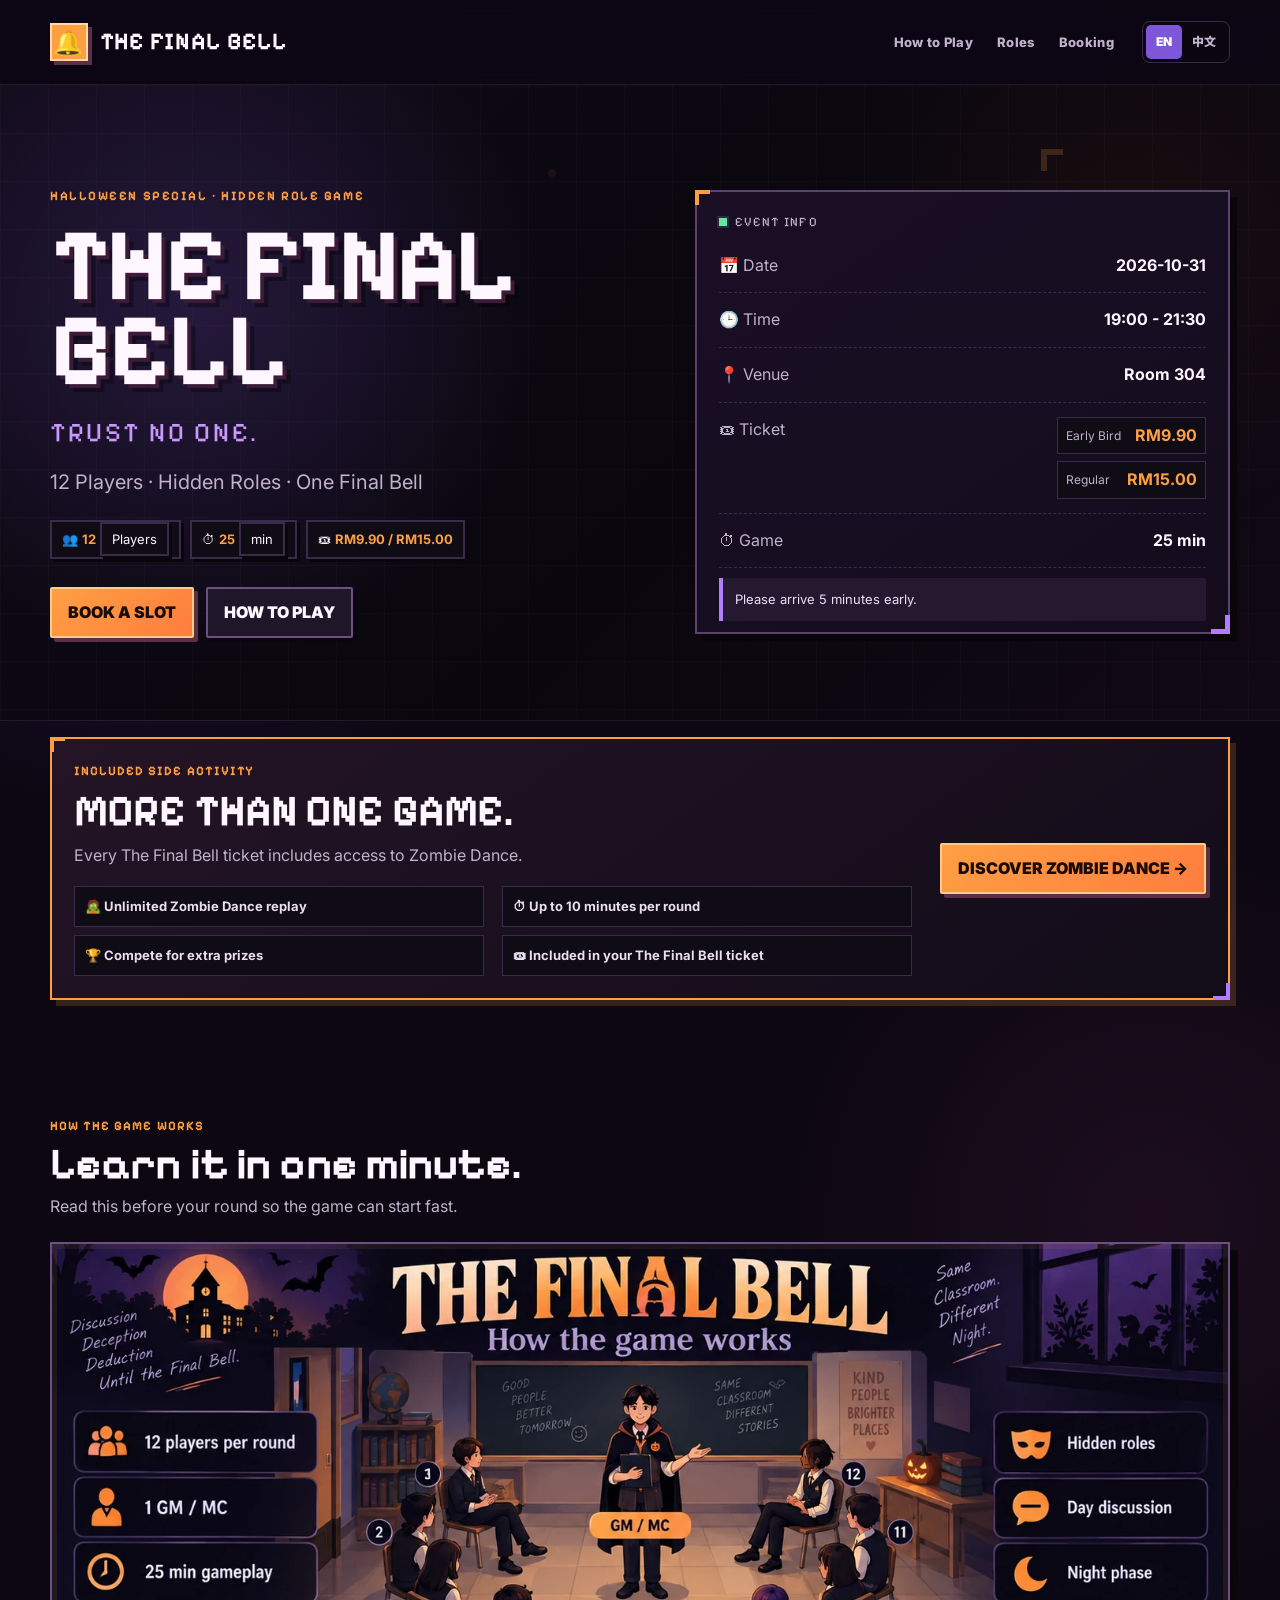
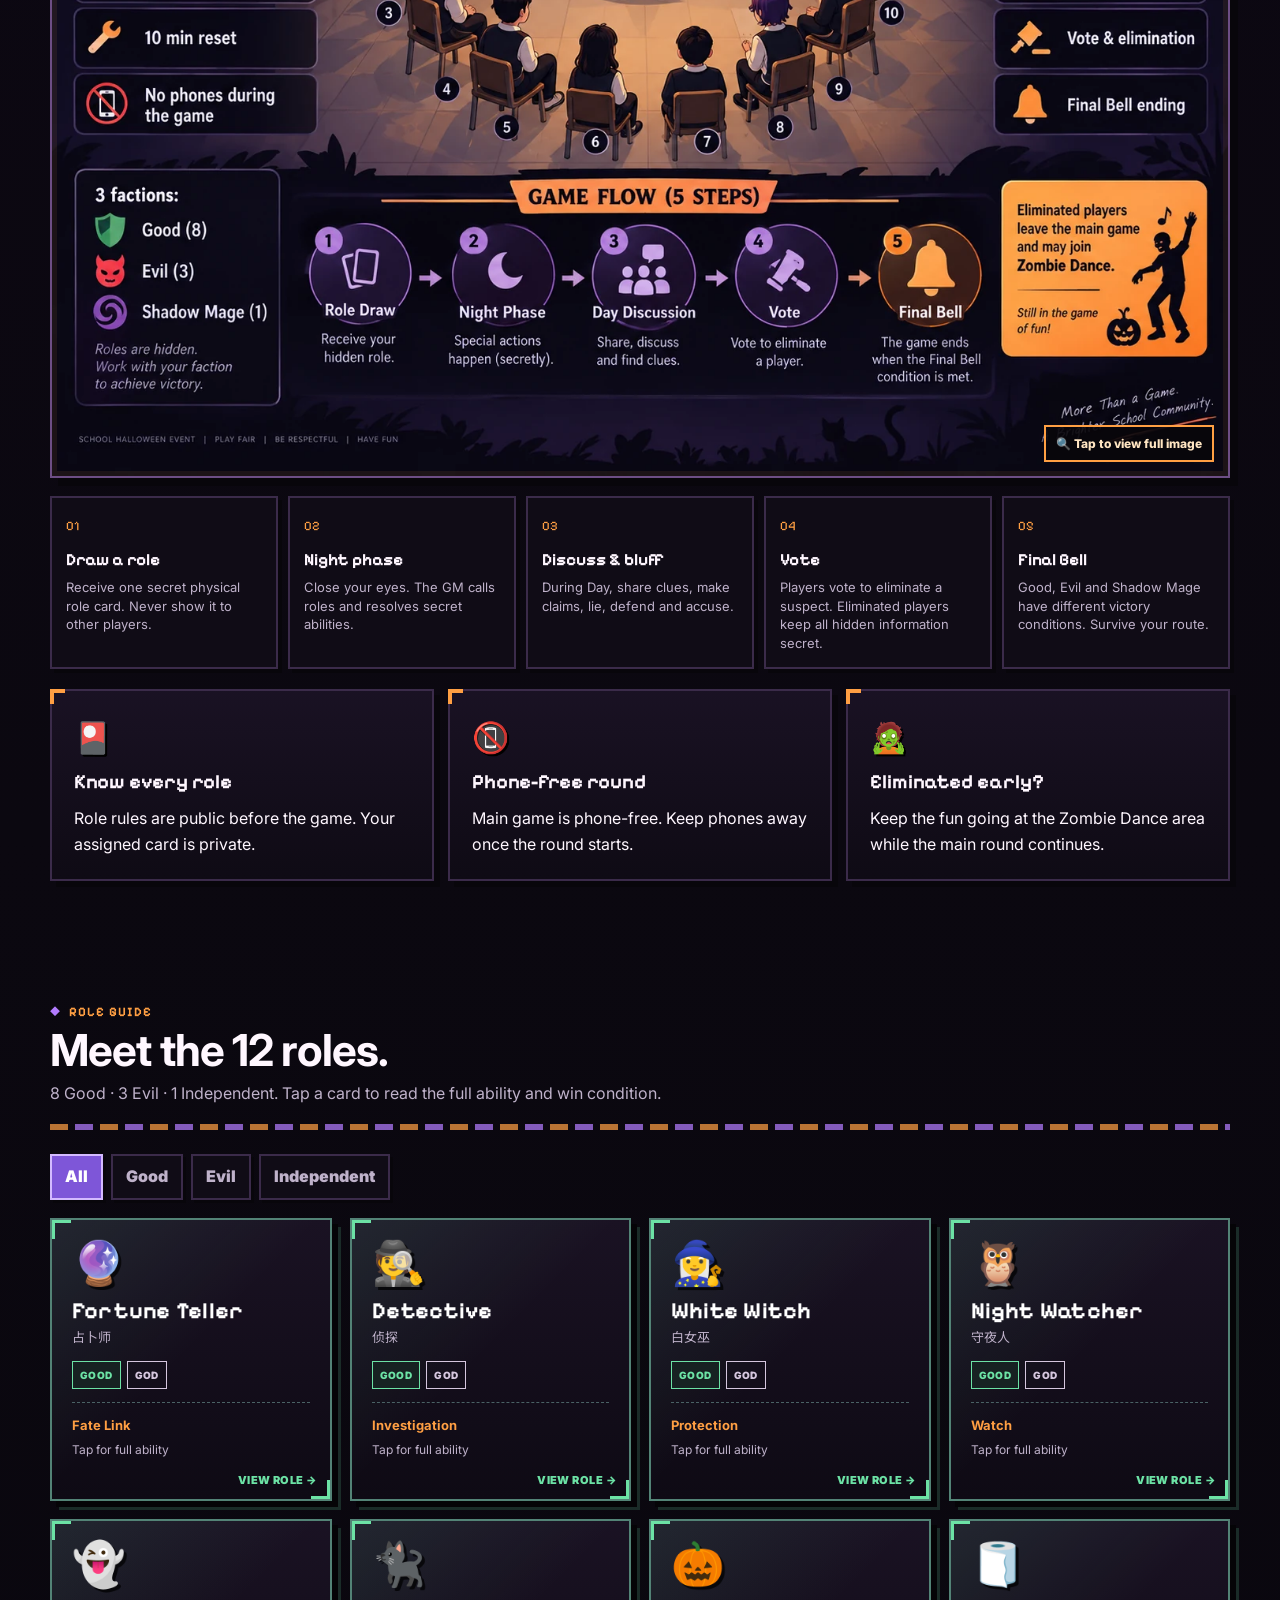
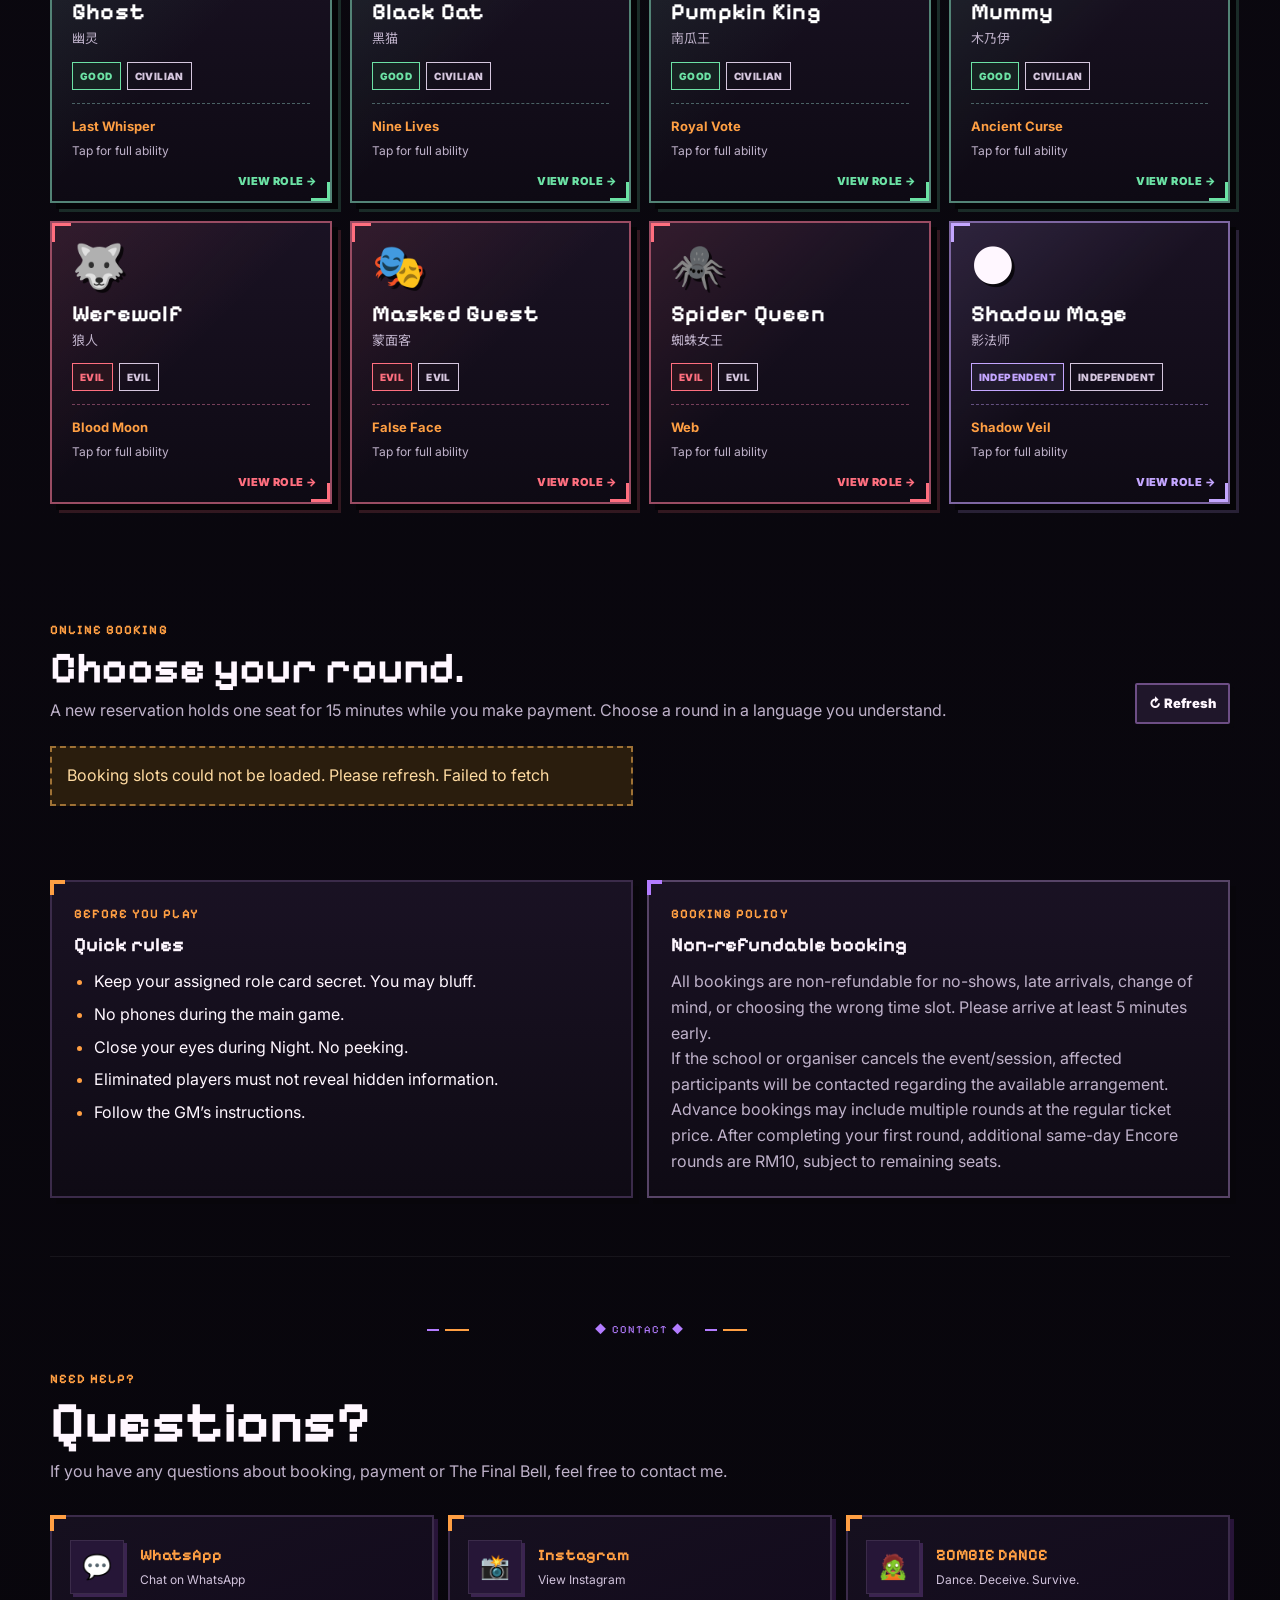
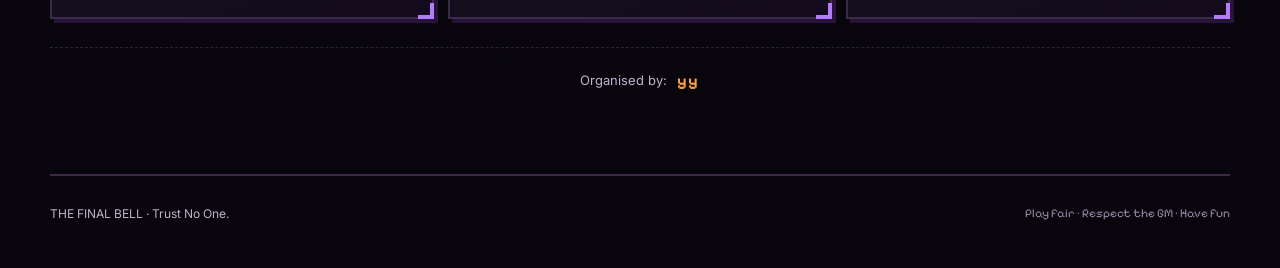
<file: index.html>
<!doctype html>
<html lang="en">
<head>
  <!-- Google tag (gtag.js) -->
<script async src="https://www.googletagmanager.com/gtag/js?id=G-9XQ6X2JRG8"></script>
<script>
  window.dataLayer = window.dataLayer || [];
  function gtag(){dataLayer.push(arguments);}
  gtag('js', new Date());

  gtag('config', 'G-9XQ6X2JRG8');
</script>
  <meta charset="utf-8">
  <meta name="viewport" content="width=device-width,initial-scale=1">
  <meta name="theme-color" content="#0b0810">
  <title>THE FINAL BELL</title>
  <link rel="stylesheet" href="./styles.css?v=20261015-round-gm-language">
</head>
<body>
  <div class="pixel-noise" aria-hidden="true"></div>
  <header class="site-header">
    <nav class="nav shell" aria-label="Main navigation">
      <a class="brand" href="#top"><span class="brand-icon">🔔</span><span id="brandName">THE FINAL BELL</span></a>
      <div class="nav-right">
        <div class="nav-links">
          <a href="#how" data-i18n="navHow">How to Play</a>
          <a href="#roles" data-i18n="navRoles">Roles</a>
          <a href="#booking" data-i18n="navBooking">Booking</a>
        </div>
        <div class="lang-switch" aria-label="Language">
          <button type="button" class="lang-btn active" data-lang="en" aria-pressed="true">EN</button>
          <button type="button" class="lang-btn" data-lang="zh" aria-pressed="false">中文</button>
        </div>
      </div>
    </nav>
  </header>

  <main class="shell">

    <section class="hero" id="top">
      <div class="hero-copy">
        <div class="eyebrow" data-i18n="heroEyebrow">HALLOWEEN SPECIAL · HIDDEN ROLE GAME</div>
        <h1 id="eventName">THE FINAL BELL</h1>
        <p class="tagline">TRUST NO ONE.</p>
        <p class="lead" id="eventSubtitle">12 Players · Hidden Roles · One Final Bell</p>
        <div class="hero-pills">
          <span>👥 <b>12</b> <span data-i18n="players">Players</span></span>
          <span>⏱ <b id="durationHero">25</b> <span data-i18n="minutes">min</span></span>
          <span>🎟 <b id="ticketHero">RM9.90 / RM15.00</b></span>
        </div>
        <div class="actions">
          <a class="btn primary" href="#booking" data-i18n="bookNow">BOOK A SLOT</a>
          <a class="btn" href="#how" data-i18n="learnGame">HOW TO PLAY</a>
        </div>
      </div>

      <div class="event-card pixel-panel">
        <div class="panel-title"><span class="blink-dot"></span><span data-i18n="eventInfo">EVENT INFO</span></div>
        <div><span data-i18n="dateLabel">📅 Date</span><strong id="eventDate">—</strong></div>
        <div><span data-i18n="timeLabel">🕒 Time</span><strong id="eventTime">—</strong></div>
        <div><span data-i18n="venueLabel">📍 Venue</span><strong id="venue">—</strong></div>
        <div class="ticket-row"><span data-i18n="ticketLabel">🎟 Ticket</span><div id="ticket" class="ticket-prices">
          <div class="ticket-price"><span data-i18n="earlyBirdLabel">Early Bird</span><strong id="earlyBirdAmount">RM9.90</strong></div>
          <div class="ticket-price"><span data-i18n="regularLabel">Regular</span><strong id="regularAmount">RM15.00</strong></div>
        </div></div>
        <div><span data-i18n="gameLabel">⏱ Game</span><strong id="duration">25 min</strong></div>
        <div class="event-note" data-i18n="arriveEarly">Please arrive 5 minutes early.</div>
      </div>
    </section>

    <section class="section compact zombie-package-section" aria-labelledby="zombiePackageTitle">
      <div class="card zombie-package-card">
        <div class="zombie-package-copy">
          <div class="eyebrow" data-i18n="zombiePackageEyebrow">INCLUDED SIDE ACTIVITY</div>
          <h2 id="zombiePackageTitle" data-i18n="zombiePackageTitle">MORE THAN ONE GAME.</h2>
          <p class="muted" data-i18n="zombiePackageText">Every The Final Bell ticket includes access to Zombie Dance.</p>
          <div class="zombie-package-points">
            <span data-i18n="zombiePointReplay">🧟 Unlimited Zombie Dance replay</span>
            <span data-i18n="zombiePointDuration">⏱ Up to 10 minutes per round</span>
            <span data-i18n="zombiePointPrizes">🏆 Compete for extra prizes</span>
            <span data-i18n="zombiePointIncluded">🎟 Included in your The Final Bell ticket</span>
          </div>
        </div>
        <a class="btn primary zombie-package-cta" href="https://yy1717.github.io/the-final-bell/zombie-dance/" target="_blank" rel="noopener noreferrer" data-i18n="zombieDiscover">DISCOVER ZOMBIE DANCE →</a>
      </div>
    </section>

    <section class="section" id="how">
      <div class="section-head">
        <div>
          <div class="eyebrow" data-i18n="howEyebrow">HOW THE GAME WORKS</div>
          <h2 data-i18n="howTitle">Learn it in one minute.</h2>
          <p class="muted" data-i18n="howDesc">Read this before your round so the game can start fast.</p>
        </div>
      </div>

      <button class="game-flow-frame" id="openGameFlow" type="button" aria-label="Open game flow image">
        <img src="./assets/game-flow.webp" id="gameFlowImage" alt="THE FINAL BELL game flow infographic">
        <span class="image-hint" data-i18n="tapImage">🔍 Tap to view full image</span>
      </button>

      <div class="flow-grid">
        <article class="flow-step"><span class="flow-num">01</span><div><h3 data-i18n="flow1Title">Draw a role</h3><p data-i18n="flow1Text">Receive one secret physical role card. Never show it to other players.</p></div></article>
        <article class="flow-step"><span class="flow-num">02</span><div><h3 data-i18n="flow2Title">Night phase</h3><p data-i18n="flow2Text">Close your eyes. The GM calls roles and resolves secret abilities.</p></div></article>
        <article class="flow-step"><span class="flow-num">03</span><div><h3 data-i18n="flow3Title">Discuss & bluff</h3><p data-i18n="flow3Text">During Day, share clues, make claims, lie, defend and accuse.</p></div></article>
        <article class="flow-step"><span class="flow-num">04</span><div><h3 data-i18n="flow4Title">Vote</h3><p data-i18n="flow4Text">Players vote to eliminate a suspect. Eliminated players keep all hidden information secret.</p></div></article>
        <article class="flow-step"><span class="flow-num">05</span><div><h3 data-i18n="flow5Title">Final Bell</h3><p data-i18n="flow5Text">Good, Evil and Shadow Mage have different victory conditions. Survive your route.</p></div></article>
      </div>

      <div class="feature-grid">
        <article class="card icon-card"><div class="big-icon">🎴</div><h3 data-i18n="featureRoleTitle">Know every role</h3><p data-i18n="featureRoleText">Role rules are public before the game. Your assigned card is private.</p></article>
        <article class="card icon-card"><div class="big-icon">📵</div><h3 data-i18n="featurePhoneTitle">Phone-free round</h3><p id="phoneRule">Phones stay away once the round starts.</p></article>
        <article class="card icon-card"><div class="big-icon">🧟</div><h3 data-i18n="featureZombieTitle">Waiting for your round?</h3><p data-i18n="featureZombieText">Zombie Dance is included with your ticket. Join while waiting, between activities, or after elimination. Replay as many times as you like, subject to queue and space.</p></article>
      </div>
    </section>

    <section class="section" id="roles">
      <div class="section-head roles-head">
        <div>
          <div class="eyebrow" data-i18n="roleEyebrow">ROLE GUIDE</div>
          <h2 id="roleTitle" data-i18n="roleTitle">Meet the 12 roles.</h2>
          <p class="muted" data-i18n="roleDesc">8 Good · 3 Evil · 1 Independent. Tap a card to read the full ability and win condition.</p>
        </div>
      </div>
      <div id="roleFilters" class="filters" role="tablist" aria-label="Role factions">
        <button class="chip active" data-filter="ALL" type="button" data-i18n="filterAll">All</button>
        <button class="chip" data-filter="GOOD" type="button" data-i18n="filterGood">Good</button>
        <button class="chip" data-filter="EVIL" type="button" data-i18n="filterEvil">Evil</button>
        <button class="chip" data-filter="INDEPENDENT" type="button" data-i18n="filterIndependent">Independent</button>
      </div>
      <div id="roleGrid" class="role-grid"><div class="notice" data-i18n="loadingRoles">Loading roles…</div></div>
    </section>

    <section class="section booking-section" id="booking">
      <div class="section-head booking-head">
        <div>
          <div class="eyebrow" data-i18n="bookingEyebrow">ONLINE BOOKING</div>
          <h2 data-i18n="bookingTitle">Choose your round.</h2>
          <p class="muted" data-i18n="bookingDesc">A new reservation holds one seat for 15 minutes while you make payment.</p>
        </div>
        <button class="btn small" id="refreshSlots" type="button" data-i18n="refreshSlots">↻ Refresh</button>
      </div>
      <div id="cloudWarning" class="notice warning hidden"></div>
      <div id="bookingPrelaunch" class="notice hidden">
        <p><strong>Early Bird RM9.90</strong><br><span data-i18n="bookingPrelaunchLimit">First 12 valid bookings only</span></p>
        <p><strong>Regular RM15</strong></p>
        <p><span data-i18n="bookingPrelaunchRounds">Five game rounds will be available.</span><br><span data-i18n="bookingPrelaunchReturn">Please return to this page when booking opens.</span></p>
      </div>
      <div id="slotGrid" class="slot-grid"><div class="notice" data-i18n="loadingSlots">Loading slots…</div></div>
    </section>

    <section class="section compact">
      <div class="grid two">
        <div class="card rule-card">
          <div class="eyebrow" data-i18n="rulesEyebrow">BEFORE YOU PLAY</div>
          <h3 data-i18n="rulesTitle">Quick rules</h3>
          <ul class="rules">
            <li data-i18n="rule1">Keep your assigned role card secret. You may bluff.</li>
            <li data-i18n="rule2">No phones during the main game.</li>
            <li data-i18n="rule3">Close your eyes during Night. No peeking.</li>
            <li data-i18n="rule4">Eliminated players must not reveal hidden information.</li>
            <li data-i18n="rule5">Follow the GM’s instructions.</li>
          </ul>
        </div>
        <div class="card policy-card">
          <div class="eyebrow" data-i18n="policyEyebrow">BOOKING POLICY</div>
          <h3 data-i18n="policyTitle">Non-refundable booking</h3>
          <p class="muted" data-i18n="policyText">All bookings are non-refundable for no-shows, late arrivals, change of mind, or choosing the wrong time slot. Please arrive at least 5 minutes early.</p>
          <p class="small muted" data-i18n="policyException">If the school or organiser cancels the event/session, affected participants will be contacted regarding the available arrangement.</p>
          <p class="muted" data-i18n="policyEncore">Advance bookings may include multiple rounds at the regular ticket price. After completing your first round, additional same-day Encore rounds are RM10, subject to remaining seats.</p>
          <p class="muted" id="contact"></p>
        </div>
      </div>
    </section>

    <section class="section help-section pixel-zone" aria-labelledby="helpTitle">
      <div class="pixel-divider"><span>◆ CONTACT ◆</span></div>
      <div class="section-head help-head">
        <div>
          <div class="eyebrow" data-i18n="helpEyebrow">NEED HELP?</div>
          <h2 id="helpTitle" data-i18n="helpTitle">Questions?</h2>
          <p class="muted" data-i18n="helpText">If you have any questions about booking, payment or The Final Bell, feel free to contact me.</p>
        </div>
      </div>
      <div class="contact-grid">
        <a class="contact-card" href="https://wa.me/60149740922?text=Hi%20I%20have%20a%20question%20about%20The%20Final%20Bell" target="_blank" rel="noopener noreferrer">
          <span class="contact-icon" aria-hidden="true">💬</span>
          <span><strong>WhatsApp</strong><small data-i18n="whatsappHint">Chat on WhatsApp</small></span>
        </a>
        <a class="contact-card" href="https://instagram.com/yuyu17___" target="_blank" rel="noopener noreferrer">
          <span class="contact-icon" aria-hidden="true">📸</span>
          <span><strong>Instagram</strong><small data-i18n="instagramHint">View Instagram</small></span>
        </a>
        <a class="contact-card" href="https://yy1717.github.io/the-final-bell/zombie-dance/" target="_blank" rel="noopener noreferrer">
          <span class="contact-icon" aria-hidden="true">🧟</span>
          <span><strong>ZOMBIE DANCE</strong><small data-i18n="zombieMiniTagline">Dance. Deceive. Survive.</small></span>
        </a>
      </div>
      <div class="organised-by"><span data-i18n="organisedBy">Organised by:</span><b>yy</b></div>
    </section>

    <footer><span>THE FINAL BELL · Trust No One.</span><span class="footer-note" data-i18n="footerNote">Play fair · Respect the GM · Have fun</span></footer>
  </main>

  <dialog id="roleDialog" class="dialog role-dialog">
    <div class="dialog-card role-detail-card">
      <button class="close" id="closeRole" type="button" aria-label="Close">×</button>
      <div id="roleDialogContent"></div>
    </div>
  </dialog>

  <dialog id="gameFlowDialog" class="dialog image-dialog">
    <div class="image-dialog-card">
      <button class="close image-close" id="closeGameFlow" type="button" aria-label="Close">×</button>
      <img src="./assets/game-flow.webp" alt="THE FINAL BELL game flow infographic">
    </div>
  </dialog>

  <dialog id="reserveDialog" class="dialog">
    <div class="dialog-card">
      <button class="close" id="closeReserve" type="button" aria-label="Close">×</button>
      <div class="eyebrow" data-i18n="reserveStep">STEP 1 · RESERVE</div>
      <h2 id="reserveTitle">Reserve a seat</h2>
      <form id="reserveForm">
        <input type="hidden" id="slotId">
        <label><span data-i18n="nameLabel">Name / Nickname</span><input id="name" required maxlength="80" autocomplete="name"></label>
        <label><span data-i18n="contactLabel">WhatsApp / Contact</span><input id="contactInput" maxlength="120" autocomplete="tel" data-i18n-placeholder="contactPlaceholder" placeholder="Recommended for booking updates"></label>
        <label class="policy-check"><input type="checkbox" id="refundAgree"> <span data-i18n="refundAgree">I understand that my booking is non-refundable, including no-shows and late arrivals.</span></label>
        <p class="small muted" data-i18n="bookingReminder">Early Bird RM9.90 · Regular RM15.00 · Non-refundable · Please arrive 5 minutes early</p>
        <button class="btn primary full" id="reserveBtn" type="submit" data-i18n="reserveButton">Reserve for 15 minutes</button>
        <p class="form-msg" id="reserveMsg"></p>
      </form>
    </div>
  </dialog>

  <dialog id="paymentDialog" class="dialog">
    <div class="dialog-card">
      <button class="close" id="closePayment" type="button" aria-label="Close">×</button>
      <div class="eyebrow" data-i18n="paymentStep">STEP 2 · PAYMENT</div>
      <h2 data-i18n="seatReserved">Seat reserved</h2>
      <div class="booking-ref"><span data-i18n="bookingReference">Booking reference</span><strong id="bookingRef">—</strong></div>
      <div class="hold"><span data-i18n="reservationHold">Reservation hold</span><strong id="holdTimer">15:00</strong></div>
      <div id="paymentQrWrap" class="payment-qr"></div>
      <div class="payment-info"><div><span data-i18n="amountLabel">Amount</span><strong id="amountDue">RM9.90</strong></div><div><span data-i18n="recipientLabel">Recipient</span><strong id="recipient">Check before paying</strong></div></div>
      <p class="warning-text" data-i18n="paymentWarning">Always verify the recipient name in your banking app before confirming payment.</p>
      <p class="muted" id="paymentNote"></p>
      <label><span data-i18n="paymentRefLabel">Payment / transaction reference *</span><input id="paymentRef" maxlength="120" required data-i18n-placeholder="paymentRefPlaceholder" placeholder="Enter the reference shown in your banking app"></label>
      <p class="small muted" data-i18n="paymentRefHelp">After making payment, enter the transaction reference shown in your banking app.</p>
      <button class="btn primary full" id="markPaid" type="button" data-i18n="iPaid">I have paid</button>
      <button class="btn full" id="cancelHold" type="button" data-i18n="cancelReservation">Cancel reservation</button>
      <p class="form-msg" id="paymentMsg"></p>
    </div>
  </dialog>

  <dialog id="statusDialog" class="dialog">
    <div class="dialog-card">
      <button class="close" id="closeStatus" type="button" aria-label="Close">×</button>
      <div class="eyebrow" data-i18n="statusEyebrow">BOOKING STATUS</div>
      <h2 id="statusTitle">Booking saved</h2>
      <div class="status-box" id="statusBox"></div>
      <button class="btn primary full hidden" id="leaveFeedback" type="button" data-i18n="leaveFeedback">Leave Feedback</button>
      <div class="notice good hidden" id="feedbackDone" data-i18n="feedbackThanks">Feedback submitted ✓ Thank you!</div>
      <button class="btn full" id="checkAgain" type="button" data-i18n="checkAgain">Check status again</button>
    </div>
  </dialog>

  <dialog id="feedbackDialog" class="dialog">
    <div class="dialog-card feedback-card">
      <button class="close" id="closeFeedback" type="button" aria-label="Close">×</button>
      <div class="eyebrow" data-i18n="feedbackEyebrow">AFTER THE GAME</div>
      <h2 data-i18n="feedbackTitle">How was the round?</h2>
      <p class="muted" data-i18n="feedbackDesc">Your feedback helps improve the next session. One response per verified booking.</p>
      <form id="feedbackForm">
        <div class="field-block">
          <label data-i18n="overallFun">Overall fun *</label>
          <div class="rating-row" id="ratingBtns"></div>
          <input type="hidden" id="feedbackRating">
        </div>
        <div class="feedback-grid">
          <label><span data-i18n="difficultyLabel">Difficulty</span><select id="feedbackDifficulty"><option value="Too easy" data-i18n="tooEasy">Too easy</option><option value="Just right" selected data-i18n="justRight">Just right</option><option value="Too hard" data-i18n="tooHard">Too hard</option></select></label>
          <label><span data-i18n="durationLabel">25-minute duration</span><select id="feedbackDuration"><option value="Too short" data-i18n="tooShort">Too short</option><option value="Just right" selected data-i18n="justRight">Just right</option><option value="Too long" data-i18n="tooLong">Too long</option></select></label>
          <label><span data-i18n="favoriteRoleLabel">Favourite role</span><select id="feedbackFavorite"><option value="" data-i18n="chooseOne">Choose one</option></select></label>
          <label><span data-i18n="payAgainLabel">Would you play another round for RM10?</span><select id="feedbackPayAgain"><option value="Yes" data-i18n="yes">Yes</option><option value="Maybe" data-i18n="maybe">Maybe</option><option value="No" data-i18n="no">No</option></select></label>
        </div>
        <label><span data-i18n="commentLabel">Comment / suggestion</span><textarea id="feedbackComment" maxlength="500" data-i18n-placeholder="commentPlaceholder" placeholder="What was fun? What was confusing?"></textarea></label>
        <button class="btn primary full" id="feedbackSubmit" type="submit" data-i18n="submitFeedback">Submit Feedback</button>
        <p class="form-msg" id="feedbackMsg"></p>
      </form>
    </div>
  </dialog>

  <div id="toast" class="toast hidden"></div>
  <script src="./config.js?v=20260917-booking-toggle"></script>
  <script src="./app.js?v=20261015-print-card-aligned"></script>
</body>
</html>
</file>
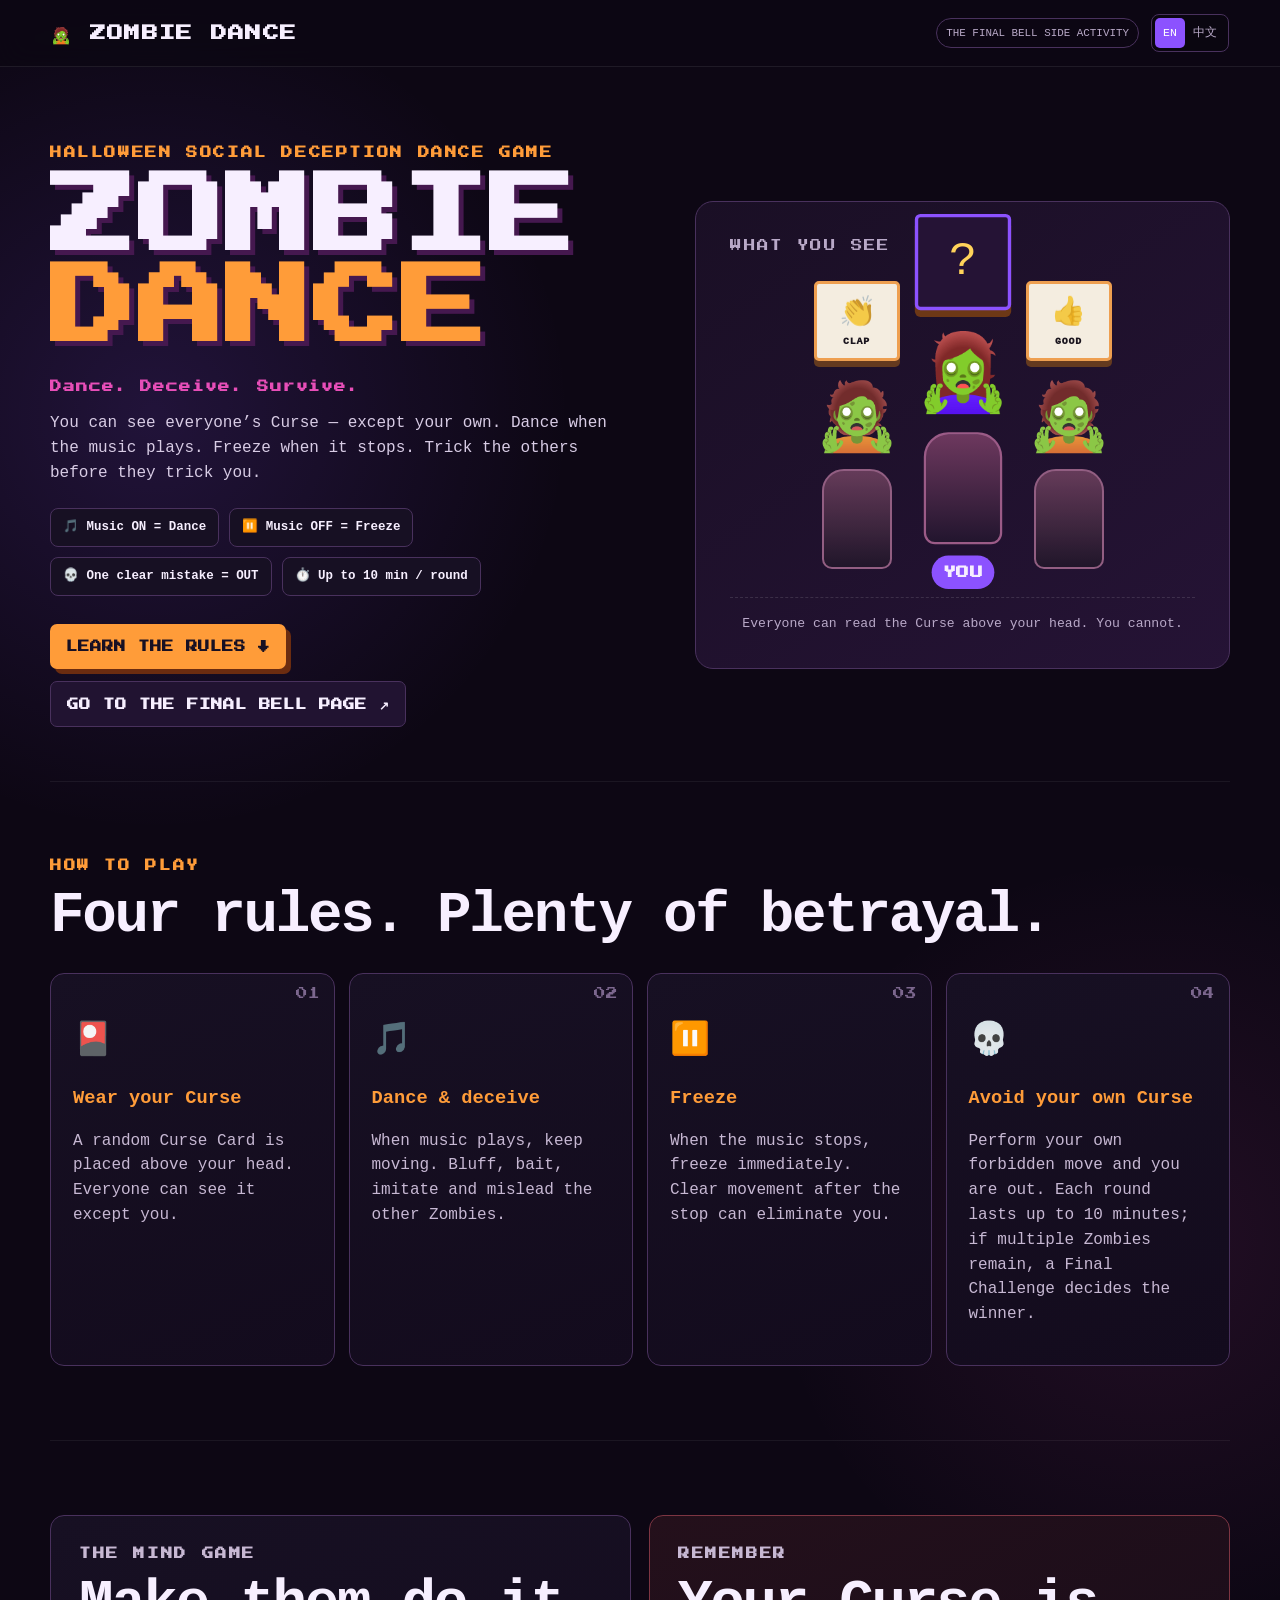
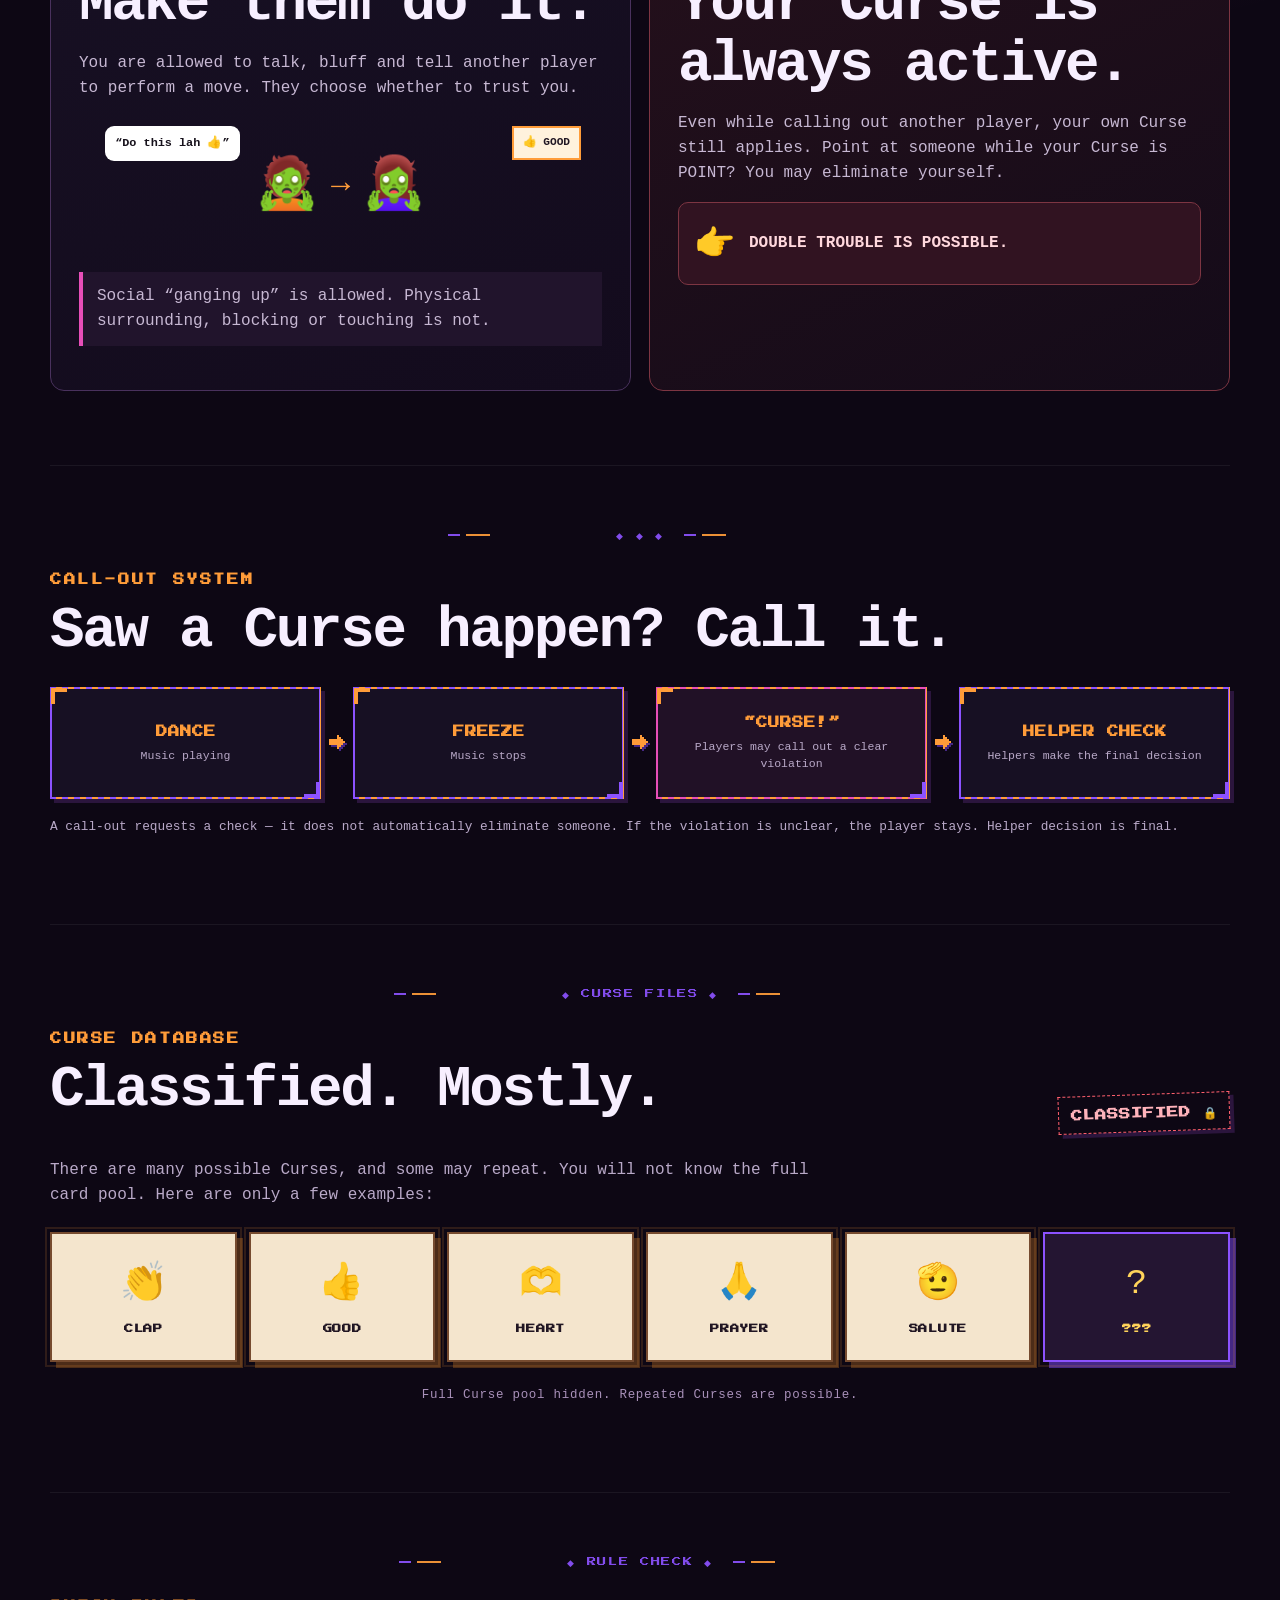
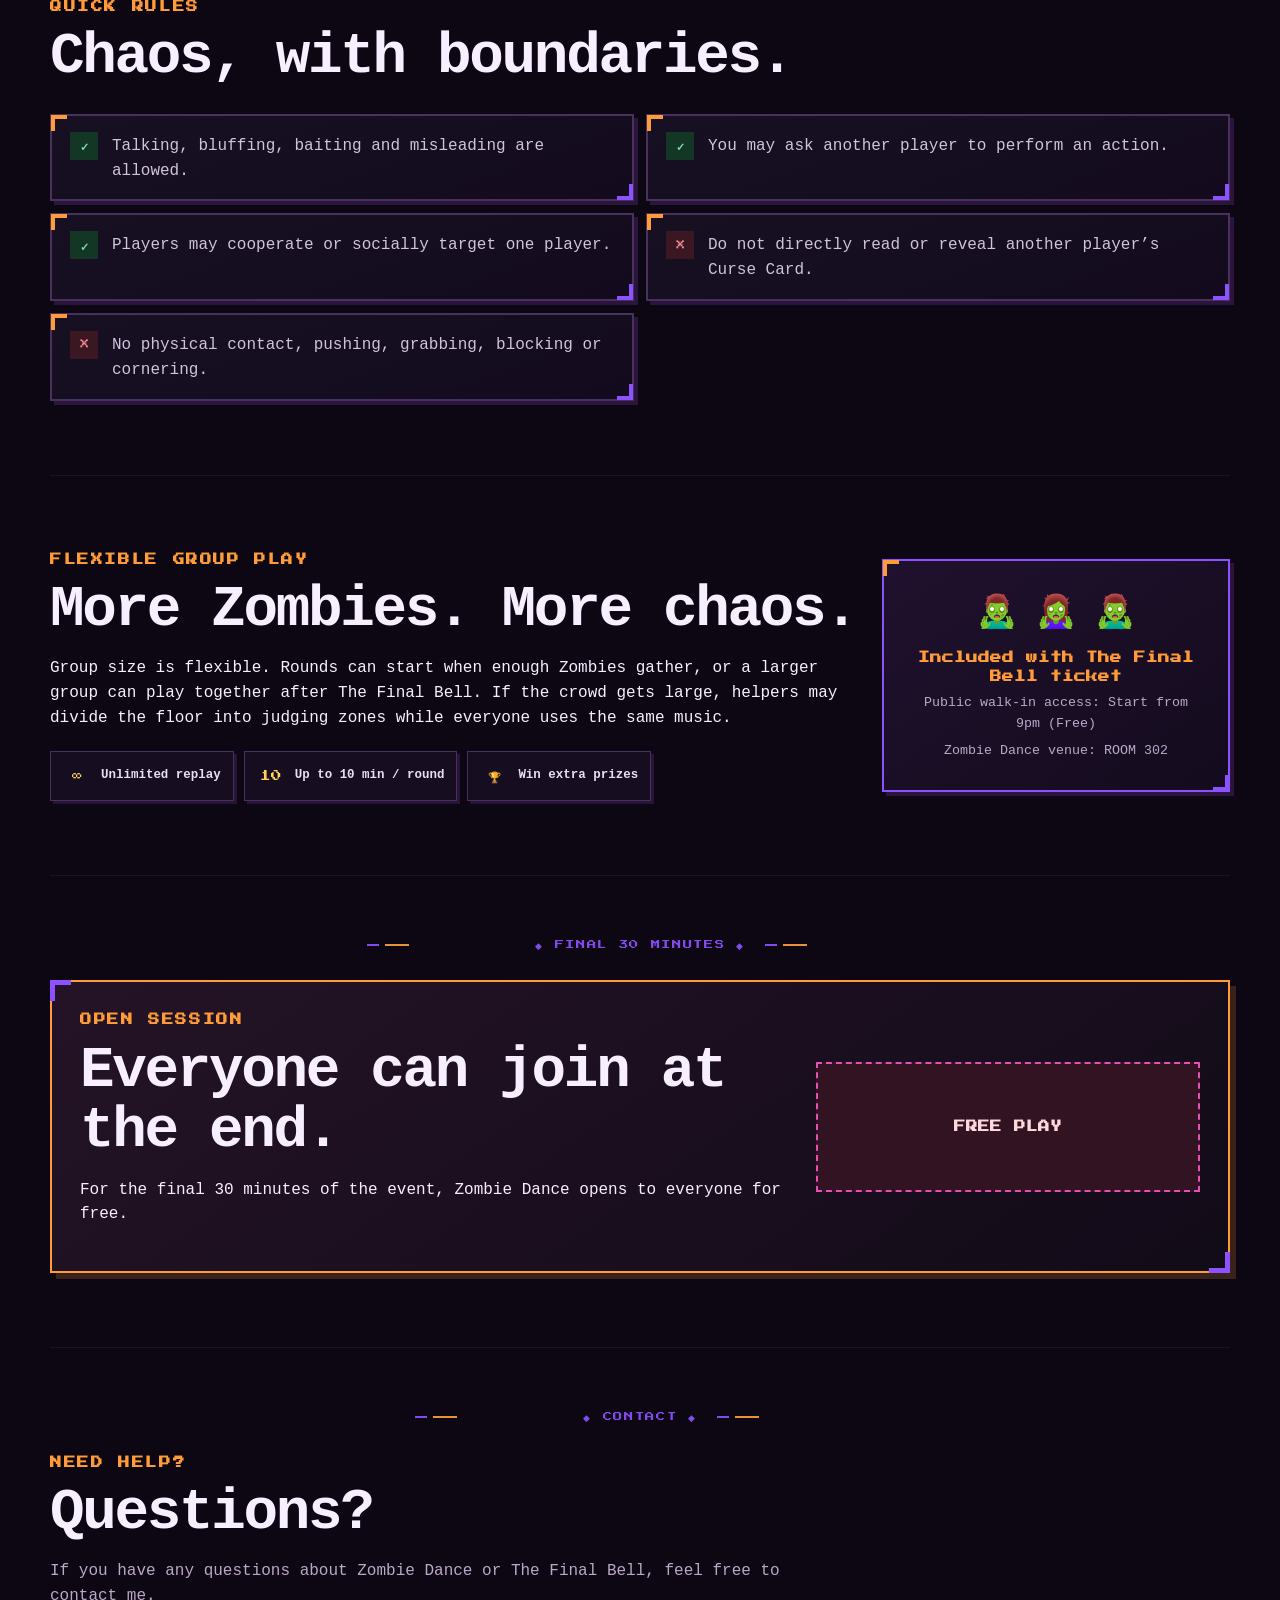
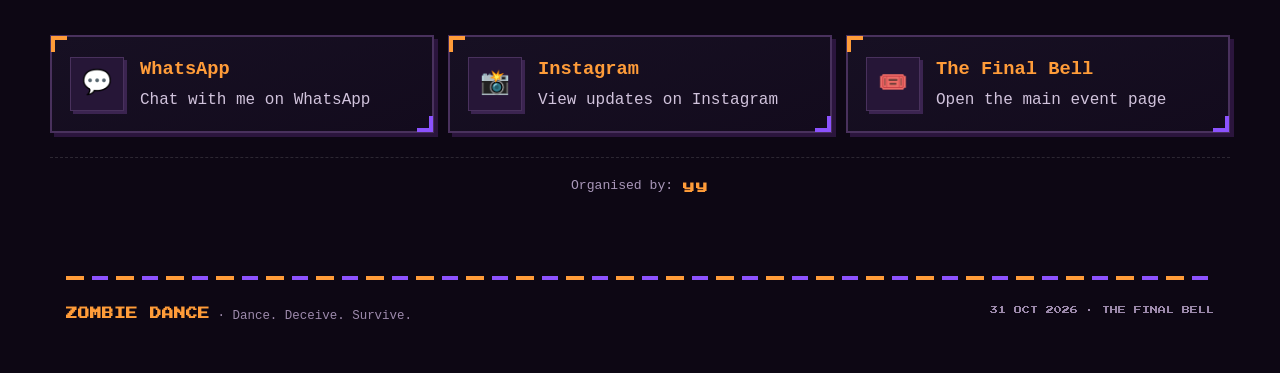
<file: zombie-dance/index.html>
<!doctype html>
<html lang="en">
<head>
    <!-- Google tag (gtag.js) -->
<script async src="https://www.googletagmanager.com/gtag/js?id=G-9XQ6X2JRG8"></script>
<script>
  window.dataLayer = window.dataLayer || [];
  function gtag(){dataLayer.push(arguments);}
  gtag('js', new Date());

  gtag('config', 'G-9XQ6X2JRG8');
</script>

  <meta charset="utf-8">
  <meta name="viewport" content="width=device-width,initial-scale=1">
  <meta name="theme-color" content="#0d0714">
  <title>Zombie Dance — Dance. Deceive. Survive.</title>
  <link rel="stylesheet" href="./styles.css">
</head>
<body>
  <header class="topbar">
    <a class="brand pixel" href="#top">🧟 ZOMBIE DANCE</a>
    <div class="top-actions">
      <span class="pill">THE FINAL BELL SIDE ACTIVITY</span>
      <div class="lang-switch">
        <button class="lang-btn active" data-lang="en" type="button">EN</button>
        <button class="lang-btn" data-lang="zh" type="button">中文</button>
      </div>
    </div>
  </header>

  <main id="top">
    <section class="hero">
      <div class="hero-copy">
        <p class="eyebrow pixel-small" data-i18n="eyebrow">HALLOWEEN SOCIAL DECEPTION DANCE GAME</p>
        <h1 class="pixel-title">ZOMBIE <span>DANCE</span></h1>
        <p class="tagline pixel-small" data-i18n="tagline">Dance. Deceive. Survive.</p>
        <p class="hero-text" data-i18n="heroText">You can see everyone’s Curse — except your own. Dance when the music plays. Freeze when it stops. Trick the others before they trick you.</p>

        <div class="hero-pills">
          <span>🎵 <b data-i18n="musicOn">Music ON = Dance</b></span>
          <span>⏸️ <b data-i18n="musicOff">Music OFF = Freeze</b></span>
          <span>💀 <b data-i18n="oneMistake">One clear mistake = OUT</b></span>
          <span>⏱️ <b data-i18n="roundLength">Up to 10 min / round</b></span>
        </div>

        <div class="hero-actions">
          <a class="cta pixel-small" href="#how" data-i18n="learnRules">LEARN THE RULES ↓</a>
          <a class="secondary-cta pixel-small" id="publicPageLink" href="https://yy1717.github.io/the-final-bell/" target="_blank" rel="noopener" data-i18n="goPublicPage">GO TO THE FINAL BELL PAGE ↗</a>
        </div>
      </div>

      <div class="curse-demo">
        <div class="demo-label pixel-small" data-i18n="yourView">WHAT YOU SEE</div>
        <div class="players">
          <div class="player">
            <div class="curse-card">👏<small>CLAP</small></div>
            <div class="head">🧟</div><div class="body"></div>
          </div>
          <div class="player featured">
            <div class="curse-card mystery">?</div>
            <div class="head">🧟‍♀️</div><div class="body"></div>
            <div class="you-label pixel-small" data-i18n="you">YOU</div>
          </div>
          <div class="player">
            <div class="curse-card">👍<small>GOOD</small></div>
            <div class="head">🧟</div><div class="body"></div>
          </div>
        </div>
        <p class="demo-copy" data-i18n="demoCopy">Everyone can read the Curse above your head. You cannot.</p>
      </div>
    </section>

    <section class="section" id="how">
      <div class="section-head">
        <p class="eyebrow pixel-small" data-i18n="howEyebrow">HOW TO PLAY</p>
        <h2 data-i18n="howTitle">Four rules. Plenty of betrayal.</h2>
      </div>

      <div class="steps">
        <article class="step">
          <span class="num pixel-small">01</span><div class="icon">🎴</div>
          <h3 data-i18n="step1Title">Wear your Curse</h3>
          <p data-i18n="step1Text">A random Curse Card is placed above your head. Everyone can see it except you.</p>
        </article>
        <article class="step">
          <span class="num pixel-small">02</span><div class="icon">🎵</div>
          <h3 data-i18n="step2Title">Dance & deceive</h3>
          <p data-i18n="step2Text">When music plays, keep moving. Bluff, bait, imitate and mislead the other Zombies.</p>
        </article>
        <article class="step">
          <span class="num pixel-small">03</span><div class="icon">⏸️</div>
          <h3 data-i18n="step3Title">Freeze</h3>
          <p data-i18n="step3Text">When the music stops, freeze immediately. Clear movement after the stop can eliminate you.</p>
        </article>
        <article class="step">
          <span class="num pixel-small">04</span><div class="icon">💀</div>
          <h3 data-i18n="step4Title">Avoid your own Curse</h3>
          <p data-i18n="step4Text">Perform your own forbidden move and you are out. Each round lasts up to 10 minutes; if multiple Zombies remain, a Final Challenge decides the winner.</p>
        </article>
      </div>
    </section>

    <section class="section split">
      <div class="panel">
        <p class="eyebrow pixel-small" data-i18n="mindEyebrow">THE MIND GAME</p>
        <h2 data-i18n="mindTitle">Make them do it.</h2>
        <p data-i18n="mindText">You are allowed to talk, bluff and tell another player to perform a move. They choose whether to trust you.</p>
        <div class="bait-example">
          <div class="speech">“Do this lah 👍”</div>
          <div class="mini-zombie">🧟</div><div class="arrow">→</div><div class="mini-zombie">🧟‍♀️</div>
          <div class="card-mini">👍 GOOD</div>
        </div>
        <p class="highlight" data-i18n="mindHighlight">Social “ganging up” is allowed. Physical surrounding, blocking or touching is not.</p>
      </div>

      <div class="panel danger-panel">
        <p class="eyebrow pixel-small" data-i18n="alwaysEyebrow">REMEMBER</p>
        <h2 data-i18n="alwaysTitle">Your Curse is always active.</h2>
        <p data-i18n="alwaysText">Even while calling out another player, your own Curse still applies. Point at someone while your Curse is POINT? You may eliminate yourself.</p>
        <div class="warning-box"><span>👉</span><strong data-i18n="doubleTrouble">DOUBLE TROUBLE IS POSSIBLE.</strong></div>
      </div>
    </section>

    <section class="section pixel-zone">
      <div class="pixel-divider"><span>◆ ◆ ◆</span></div>
      <div class="section-head">
        <p class="eyebrow pixel-small" data-i18n="callEyebrow">CALL-OUT SYSTEM</p>
        <h2 data-i18n="callTitle">Saw a Curse happen? Call it.</h2>
      </div>

      <div class="call-flow">
        <div class="call-node"><b class="pixel-small" data-i18n="call1">DANCE</b><span data-i18n="call1Sub">Music playing</span></div>
        <div class="connector">→</div>
        <div class="call-node"><b class="pixel-small" data-i18n="call2">FREEZE</b><span data-i18n="call2Sub">Music stops</span></div>
        <div class="connector">→</div>
        <div class="call-node accent"><b class="pixel-small">“CURSE!”</b><span data-i18n="call3Sub">Players may call out a clear violation</span></div>
        <div class="connector">→</div>
        <div class="call-node"><b class="pixel-small" data-i18n="call4">HELPER CHECK</b><span data-i18n="call4Sub">Helpers make the final decision</span></div>
      </div>

      <p class="fine-print" data-i18n="callNote">A call-out requests a check — it does not automatically eliminate someone. If the violation is unclear, the player stays. Helper decision is final.</p>
    </section>

    <section class="section pixel-zone">
      <div class="pixel-divider"><span>◆ CURSE FILES ◆</span></div>
      <div class="section-head inline">
        <div>
          <p class="eyebrow pixel-small" data-i18n="curseEyebrow">CURSE DATABASE</p>
          <h2 data-i18n="curseTitle">Classified. Mostly.</h2>
        </div>
        <div class="classified pixel-small">CLASSIFIED 🔒</div>
      </div>

      <p class="muted max-copy" data-i18n="curseIntro">There are many possible Curses, and some may repeat. You will not know the full card pool. Here are only a few examples:</p>

      <div class="curse-grid">
        <div class="curse-sample"><span>👏</span><b>CLAP</b></div>
        <div class="curse-sample"><span>👍</span><b>GOOD</b></div>
        <div class="curse-sample"><span>🫶</span><b>HEART</b></div>
        <div class="curse-sample"><span>🙏</span><b>PRAYER</b></div>
        <div class="curse-sample"><span>🫡</span><b>SALUTE</b></div>
        <div class="curse-sample mystery-sample"><span>?</span><b>???</b></div>
      </div>

      <p class="classified-copy" data-i18n="curseSecret">Full Curse pool hidden. Repeated Curses are possible.</p>
    </section>

    <section class="section pixel-zone">
      <div class="pixel-divider"><span>◆ RULE CHECK ◆</span></div>
      <div class="section-head">
        <p class="eyebrow pixel-small" data-i18n="rulesEyebrow">QUICK RULES</p>
        <h2 data-i18n="rulesTitle">Chaos, with boundaries.</h2>
      </div>

      <div class="rules-grid">
        <div class="rule good"><span>✓</span><p data-i18n="rule1">Talking, bluffing, baiting and misleading are allowed.</p></div>
        <div class="rule good"><span>✓</span><p data-i18n="rule2">You may ask another player to perform an action.</p></div>
        <div class="rule good"><span>✓</span><p data-i18n="rule3">Players may cooperate or socially target one player.</p></div>
        <div class="rule bad"><span>×</span><p data-i18n="rule4">Do not directly read or reveal another player’s Curse Card.</p></div>
        <div class="rule bad"><span>×</span><p data-i18n="rule5">No physical contact, pushing, grabbing, blocking or cornering.</p></div>
      </div>
    </section>

    <section class="section final-panel pixel-zone">
      <div>
        <p class="eyebrow pixel-small" data-i18n="flexEyebrow">THE FINAL BELL PACKAGE</p>
        <h2 data-i18n="flexTitle">Play. Lose. Replay.</h2>
        <p data-i18n="flexText">Zombie Dance is a side activity included with The Final Bell ticket. During the main event, it is for The Final Bell participants only. Replay as many rounds as you like, subject to queue and space.</p>
        <div class="package-points">
          <div class="package-chip"><span>∞</span><b data-i18n="unlimitedReplay">Unlimited replay</b></div>
          <div class="package-chip"><span>10</span><b data-i18n="tenMinRounds">Up to 10 min / round</b></div>
          <div class="package-chip"><span>🏆</span><b data-i18n="extraPrizes">Win extra prizes</b></div>
        </div>
      </div>
      <div class="final-badge">
        <span>🧟‍♂️ 🧟‍♀️ 🧟‍♂️</span>
        <b class="pixel-small" data-i18n="included">Included with The Final Bell ticket</b>
        <small data-i18n="walkinStart">Public walk-in access: Start from 9pm (Free)</small>
        <small data-i18n="venueTba">Zombie Dance venue: ROOM 302</small>
      </div>
    </section>

    <section class="section open-session pixel-zone">
      <div class="pixel-divider"><span>◆ FINAL 30 MINUTES ◆</span></div>
      <div class="open-session-card">
        <div>
          <p class="eyebrow pixel-small" data-i18n="openEyebrow">OPEN SESSION</p>
          <h2 data-i18n="openTitle">Everyone can join at the end.</h2>
          <p data-i18n="openText">For the final 30 minutes of the event, Zombie Dance opens to everyone for free.</p>
        </div>
        <div class="open-session-badge">
          <b class="pixel-small" data-i18n="openBadge">FREE PLAY</b>
        </div>
      </div>
    </section>

    <section class="section contact-section pixel-zone">
      <div class="pixel-divider"><span>◆ CONTACT ◆</span></div>
      <div class="section-head">
        <p class="eyebrow pixel-small" data-i18n="helpEyebrow">NEED HELP?</p>
        <h2 data-i18n="helpTitle">Questions?</h2>
        <p class="muted max-copy" data-i18n="helpText">If you have any questions about Zombie Dance or The Final Bell, feel free to contact me.</p>
      </div>

      <div class="contact-grid">
        <a class="contact-card" id="waLink" href="https://wa.me/60149740922?text=Hi%20I%20have%20a%20question%20about%20Zombie%20Dance" target="_blank" rel="noopener">
          <div class="contact-icon">💬</div>
          <div>
            <h3>WhatsApp</h3>
            <p data-i18n="waHint">Chat with me on WhatsApp</p>
          </div>
        </a>

        <a class="contact-card" id="igLink" href="https://instagram.com/yuyu17___" target="_blank" rel="noopener">
          <div class="contact-icon">📸</div>
          <div>
            <h3>Instagram</h3>
            <p data-i18n="igHint">View updates on Instagram</p>
          </div>
        </a>

        <a class="contact-card public-card" href="https://yy1717.github.io/the-final-bell/" target="_blank" rel="noopener">
          <div class="contact-icon">🎟️</div>
          <div>
            <h3 data-i18n="publicTitle">The Final Bell</h3>
            <p data-i18n="publicHint">Open the main event page</p>
          </div>
        </a>
      </div>
      <div class="organised-by">
        <span data-i18n="organisedBy">Organised by:</span>
        <b class="pixel-small">yy</b>
      </div>
    </section>
  </main>

  <footer>
    <div><b class="pixel-small">ZOMBIE DANCE</b> · <span data-i18n="footerTag">Dance. Deceive. Survive.</span></div>
    <small>31 OCT 2026 · THE FINAL BELL</small>
  </footer>

  <script src="./app.js"></script>
</body>
</html>
</file>
<file: styles.css>
@import url('https://fonts.googleapis.com/css2?family=Inter:wght@400;500;600;700;800&family=Noto+Sans+SC:wght@400;500;600;700;800&family=Pixelify+Sans:wght@500;600;700&display=swap');

:root{
  --bg:#09070d;
  --bg2:#110b17;
  --panel:#16101f;
  --panel2:#1f162a;
  --panel3:#100c16;
  --text:#fff7ff;
  --muted:#bfb2ca;
  --line:#3b2b4a;
  --line2:#6d4e85;
  --orange:#ff9f43;
  --orange2:#ff6f3c;
  --purple:#b37cff;
  --purple2:#7e56d8;
  --good:#6ce2a5;
  --evil:#ff6f7f;
  --shadow:#c4a6ff;
  --yellow:#ffd67a;
  --ink:#140b16;
  --pixel:4px;
  --body:Inter,"Noto Sans SC",system-ui,-apple-system,"Segoe UI",sans-serif;
  --display:"Pixelify Sans","Noto Sans SC",ui-monospace,monospace;
}
*{box-sizing:border-box}
html{scroll-behavior:smooth}
/* Readable operational values; decorative headings keep the pixel font. */
#roleTitle,
.hero-pills b,
#eventSubtitle,
#eventDate,
#eventTime,
#earlyBirdAmount,
#regularAmount,
#duration,
#slotGrid .slot h3,
#slotGrid .seats,
#slotGrid .price,
#reserveTitle,
#bookingRef,
#holdTimer,
#amountDue,
#paymentRef,
#contactInput,
#recipient,
#statusBox{font-family:Inter,Arial,"Noto Sans SC",sans-serif}
body{margin:0;min-height:100vh;background:
  radial-gradient(circle at 12% 8%,rgba(140,82,255,.16),transparent 26rem),
  radial-gradient(circle at 90% 24%,rgba(231,78,184,.08),transparent 24rem),
  linear-gradient(180deg,#0d0714 0%,#0b0810 48%,#08060c 100%);
  color:var(--text);font:16px/1.6 var(--body);overflow-x:hidden}
body::before{content:"";position:fixed;inset:0;pointer-events:none;opacity:.22;background:
  linear-gradient(var(--purple),var(--purple)) 5% 18%/18px 3px no-repeat,
  linear-gradient(var(--purple),var(--purple)) 5% 18%/3px 18px no-repeat,
  linear-gradient(var(--orange),var(--orange)) 94% 72%/22px 3px no-repeat,
  linear-gradient(var(--orange),var(--orange)) 94% 72%/3px 22px no-repeat}
.pixel-noise{position:fixed;inset:0;pointer-events:none;z-index:-1;background:radial-gradient(circle at 50% 0%,rgba(179,124,255,.045),transparent 48%)}
button,input,select,textarea{font:inherit}
button{touch-action:manipulation}
.shell{width:min(1180px,calc(100% - 32px));margin:auto}
.site-header{width:100%;position:sticky;top:0;z-index:30;border-bottom:1px solid rgba(255,255,255,.08);background:rgba(13,7,20,.9);backdrop-filter:blur(14px)}
.nav{height:84px;display:flex;align-items:center;justify-content:space-between;gap:24px}
.brand{display:flex;gap:12px;align-items:center;color:var(--text);font-family:var(--display);font-size:24px;font-weight:700;text-decoration:none;letter-spacing:.045em;white-space:nowrap}
.brand-icon{display:grid;place-items:center;width:38px;height:38px;background:var(--orange);color:var(--ink);box-shadow:4px 4px 0 #5d2f42;border:2px solid #ffd9a9}
.nav-right{display:flex;align-items:center;gap:28px}.nav-links{display:flex;align-items:center;gap:24px}.nav-links a{color:var(--muted);text-decoration:none;font-size:13px;font-weight:800;letter-spacing:.025em}.nav-links a:hover{color:var(--orange)}
.lang-switch{display:flex;border:1px solid var(--line);border-radius:8px;background:#0a0610;padding:3px}.lang-btn{border:0;border-radius:5px;background:transparent;color:var(--muted);padding:7px 10px;cursor:pointer;font-size:12px;font-weight:900}.lang-btn.active{background:var(--purple2);color:#fff}
.hero{display:grid;grid-template-columns:1.3fr .7fr;gap:42px;padding:74px 0 52px;align-items:center;min-height:620px}.hero-copy{position:relative}.hero-copy::after{content:"";position:absolute;width:120px;height:120px;right:5%;top:-16%;background:radial-gradient(circle,var(--orange) 0 4%,transparent 5% 100%);opacity:.07;transform:rotate(45deg);pointer-events:none}
.eyebrow{font-family:var(--display);letter-spacing:.08em;color:var(--orange);font-size:13px;font-weight:700;text-transform:uppercase}.hero h1{font-family:var(--display);font-size:clamp(54px,8vw,96px);line-height:.88;margin:15px 0 8px;max-width:900px;letter-spacing:-.03em;text-shadow:4px 4px 0 #3c1b38,8px 8px 0 rgba(0,0,0,.35)}.tagline{font-family:var(--display);font-size:18px;color:var(--purple);margin:0 0 12px;letter-spacing:.1em}.lead{font-size:20px;color:var(--muted);max-width:680px;margin:0}.hero-pills{display:flex;gap:9px;flex-wrap:wrap;margin-top:22px}.hero-pills span{border:2px solid var(--line);background:var(--panel3);padding:7px 10px;font-size:13px;box-shadow:3px 3px 0 #08060b}.hero-pills b{color:var(--orange)}
.actions{display:flex;gap:12px;flex-wrap:wrap;margin-top:28px}.btn{border:2px solid var(--line2);background:var(--panel2);color:var(--text);border-radius:2px;padding:11px 16px;font-weight:900;text-decoration:none;cursor:pointer;box-shadow:4px 4px 0 #09070d;transition:transform .13s ease,box-shadow .13s ease,border-color .13s ease,filter .13s ease}.btn:hover:not(:disabled){transform:translate(-2px,-2px);box-shadow:6px 6px 0 #09070d;border-color:var(--purple)}.btn:active:not(:disabled){transform:translate(1px,1px);box-shadow:2px 2px 0 #09070d}.btn:disabled{opacity:.55;cursor:not-allowed}.btn.primary{background:linear-gradient(135deg,var(--orange),#ff7d3e);border-color:#ffca85;color:#1a0d09;box-shadow:4px 4px 0 #5d2f42}.btn.primary:hover:not(:disabled){box-shadow:6px 6px 0 #5d2f42;filter:brightness(1.05)}.btn.small{padding:8px 12px;font-size:13px}.btn.full{width:100%;margin-top:10px}
.pixel-panel,.event-card,.card,.slot,.dialog-card{background:linear-gradient(180deg,rgba(26,18,36,.98),rgba(15,11,21,.98));border:2px solid var(--line);box-shadow:6px 6px 0 #08060b;position:relative}.pixel-panel::before,.card::before,.slot::before,.dialog-card::before{content:"";position:absolute;left:-2px;top:-2px;width:11px;height:11px;border-left:4px solid var(--orange);border-top:4px solid var(--orange);pointer-events:none}.event-card{padding:11px 22px}.panel-title{font-family:var(--display);color:var(--orange);font-size:13px;letter-spacing:.08em;padding:9px 0 6px!important}.blink-dot{width:8px;height:8px;background:var(--good);box-shadow:0 0 0 2px rgba(108,226,165,.15);display:inline-block;margin-right:8px;animation:blink 1.5s steps(1) infinite}.event-card>div:not(.panel-title):not(.event-note){display:flex;justify-content:space-between;gap:15px;padding:14px 0;border-bottom:1px dashed var(--line)}.event-card>div:last-of-type{border-bottom:0}.event-card span,.muted{color:var(--muted)}.event-card strong{text-align:right}.event-note{margin-top:10px;padding:11px 12px;background:#24192f;border-left:4px solid var(--purple);color:#eadffc;font-size:13px}
.section{padding:58px 0}.section.compact{padding-top:16px}.section-head{display:flex;justify-content:space-between;gap:20px;align-items:end;margin-bottom:22px}.section h2,.dialog h2{font-family:var(--display);font-size:clamp(31px,4vw,44px);line-height:1.04;margin:5px 0 7px;letter-spacing:-.02em}.section-head p{margin:0}.booking-section{scroll-margin-top:85px}.roles-head{align-items:start}
.game-flow-frame{display:block;width:100%;padding:0;background:#0c0910;border:2px solid var(--line2);box-shadow:8px 8px 0 #08060b;cursor:zoom-in;position:relative;overflow:hidden}.game-flow-frame::before{content:"";position:absolute;inset:0;border:5px solid rgba(255,159,67,.08);z-index:1;pointer-events:none}.game-flow-frame img{display:block;width:100%;height:auto}.image-hint{position:absolute;right:14px;bottom:14px;background:rgba(8,6,11,.9);border:2px solid var(--orange);color:#ffe5c2;padding:7px 10px;font-size:12px;font-weight:800;z-index:2}.game-flow-frame:hover .image-hint{background:var(--orange);color:var(--ink)}
.flow-grid{display:grid;grid-template-columns:repeat(5,1fr);gap:10px;margin-top:18px}.flow-step{background:var(--panel3);border:2px solid var(--line);padding:14px;min-height:148px;box-shadow:4px 4px 0 #08060b}.flow-num{font-family:var(--display);font-size:13px;color:var(--orange)}.flow-step h3{font-family:var(--display);font-size:17px;margin:8px 0 5px}.flow-step p{font-size:13px;color:var(--muted);margin:0;line-height:1.45}
.feature-grid{display:grid;grid-template-columns:repeat(3,1fr);gap:14px;margin-top:20px}.card{padding:22px}.card h3{font-family:var(--display);font-size:20px;margin:5px 0 8px}.card p{margin:0}.icon-card{min-height:175px}.big-icon{font-size:30px;filter:drop-shadow(2px 2px 0 #000)}
.filters{display:flex;gap:8px;flex-wrap:wrap;margin:10px 0 18px}.chip{border:2px solid var(--line);background:var(--panel3);color:var(--muted);border-radius:0;padding:8px 13px;cursor:pointer;font-weight:900;box-shadow:3px 3px 0 #08060b}.chip:hover{color:var(--text);border-color:var(--purple)}.chip.active{background:var(--purple2);color:#fff;border-color:#d4baff}
.role-grid{display:grid;grid-template-columns:repeat(4,1fr);gap:14px}.role{appearance:none;text-align:left;color:inherit;padding:18px;background:linear-gradient(180deg,#181120,#100c16);border:2px solid var(--line);box-shadow:5px 5px 0 #070509;cursor:pointer;min-height:194px;position:relative;transition:transform .12s ease,border-color .12s ease,box-shadow .12s ease}.role:hover{transform:translate(-2px,-2px);box-shadow:7px 7px 0 #070509;border-color:var(--purple)}.role.GOOD:hover{border-color:var(--good)}.role.EVIL:hover{border-color:var(--evil)}.role.INDEPENDENT:hover{border-color:var(--shadow)}.role-emoji{font-size:31px;display:block;margin-bottom:11px}.role-name{font-family:var(--display);font-size:20px;line-height:1.05;margin:0}.role-subname{font-size:12px;color:var(--muted);margin-top:4px}.role-meta{display:flex;gap:6px;flex-wrap:wrap;margin-top:13px}.faction,.role-type{font-size:10px;font-weight:900;padding:5px 7px;border:1px solid currentColor;letter-spacing:.04em}.faction.GOOD{color:var(--good)}.faction.EVIL{color:var(--evil)}.faction.INDEPENDENT{color:var(--shadow)}.role-type{color:#d5c6de}.role-ability{margin-top:13px}.role-ability strong{display:block;color:var(--orange);font-size:13px}.role-ability span{font-size:12px;color:var(--muted)}.role-more{position:absolute;right:12px;bottom:10px;font-size:11px;color:var(--purple)}
.slot-grid{display:grid;grid-template-columns:repeat(2,1fr);gap:14px}.slot{padding:20px;display:flex;align-items:center;justify-content:space-between;gap:18px}.slot h3{font-family:var(--display);font-size:26px;margin:3px 0 6px}.slot .seats{font-weight:900;color:var(--good)}.slot.full{opacity:.62}.slot .price{font-size:13px;color:var(--muted)}.slot-status{display:inline-flex;align-items:center;gap:6px}.slot-status::before{content:"";width:8px;height:8px;background:var(--good);box-shadow:0 0 0 2px rgba(108,226,165,.15)}.slot.full .slot-status::before{background:var(--evil)}
.slot-gm{display:grid;gap:1px;margin:9px 0 10px;padding-left:10px;border-left:2px solid var(--purple)}.slot-gm span{color:var(--muted);font-size:10px;font-weight:900;letter-spacing:.08em}.slot-gm strong{color:var(--purple);font-family:var(--display);font-size:15px;line-height:1.25;overflow-wrap:anywhere}
.slot-language{display:flex;align-items:center;flex-wrap:wrap;gap:8px;margin:0 0 12px;padding-left:10px;border-left:2px solid var(--orange)}.slot-language span{color:var(--muted);font-size:11px;font-weight:850;letter-spacing:.025em}.slot-language strong{display:inline-flex;align-items:center;padding:3px 9px;color:#ffe5c2;background:rgba(255,159,67,.12);border:1px solid rgba(255,159,67,.45);border-radius:4px;font-size:13px;font-weight:800}
.notice{border:2px dashed var(--line2);padding:15px;color:var(--muted);background:rgba(20,14,28,.65)}.notice.warning{border-color:#9e7135;color:#ffdba1;background:#2a1d0d}.notice.good{border-color:#2e7651;color:#bff5d6;background:#102519}.hidden{display:none!important}.grid.two{display:grid;grid-template-columns:1fr 1fr;gap:14px}.rules{margin:0;padding-left:20px}.rules li{margin:7px 0}.rule-card li::marker{color:var(--orange)}.policy-card{border-color:#574467}.policy-card::before{border-color:var(--purple)}
footer{display:flex;justify-content:space-between;gap:12px;color:var(--muted);border-top:2px solid var(--line);padding:28px 0 45px;font-size:12px}.footer-note{font-family:var(--display);color:#8d7f99}
.dialog{border:0;background:transparent;padding:0;width:min(540px,calc(100% - 24px));color:var(--text);overflow:visible}.dialog::backdrop{background:rgba(3,2,5,.86);backdrop-filter:blur(5px)}.dialog-card{position:relative;padding:26px;max-height:88vh;overflow:auto}.close{position:absolute;right:11px;top:8px;width:38px;height:38px;border:2px solid var(--line);background:#130e19;color:var(--muted);font-family:var(--display);font-size:25px;line-height:1;cursor:pointer;z-index:3}.close:hover{color:#fff;border-color:var(--orange);background:#2a1820}.dialog label{display:grid;gap:6px;margin:13px 0;color:var(--muted);font-size:14px}.dialog input,.dialog select,.dialog textarea{width:100%;padding:12px 13px;border:2px solid var(--line);border-radius:0;background:#0e0a13;color:var(--text);font-size:16px;outline:none}.dialog input:focus,.dialog select:focus,.dialog textarea:focus{border-color:var(--purple);box-shadow:0 0 0 2px rgba(179,124,255,.1)}.form-msg{min-height:24px;color:#ffd18e}.booking-ref,.hold,.payment-info>div{display:flex;justify-content:space-between;gap:12px;border-bottom:1px dashed var(--line);padding:12px 0}.payment-qr{text-align:center;margin:18px 0}.payment-qr img{width:min(260px,80%);background:white;padding:10px;border:2px solid #fff;box-shadow:5px 5px 0 #08060b}.payment-info{display:grid;grid-template-columns:1fr 1fr;gap:12px}.payment-info>div{display:grid;border:2px solid var(--line);padding:12px}.payment-info span,.booking-ref span,.hold span{color:var(--muted)}.warning-text{color:#ffd18e;font-size:13px}.status-box{border:2px solid var(--line);padding:16px;margin:18px 0;background:#0f0b15}.toast{position:fixed;right:20px;bottom:20px;background:#251a31;border:2px solid #76598a;padding:13px 16px;z-index:100;box-shadow:4px 4px 0 #08060b}.toast.error{border-color:#a84959}.toast.good{border-color:#3d8b65}
.policy-check{display:flex!important;gap:10px;align-items:flex-start;margin:14px 0;padding:12px;border:2px solid var(--line);background:#110d18}.policy-check input{width:18px!important;height:18px;margin-top:3px;flex:0 0 auto}.feedback-grid{display:grid;grid-template-columns:1fr 1fr;gap:12px}.field-block{margin:12px 0}.rating-row{display:flex;gap:7px;flex-wrap:wrap;margin-top:7px}.rating-btn{padding:8px 10px}.feedback-card textarea{min-height:110px;resize:vertical}.feedback-card select,.feedback-card textarea{width:100%}
.role-detail-card{overflow:visible}.role-detail-top{display:grid;grid-template-columns:70px 1fr;gap:14px;align-items:center;margin-bottom:18px}.role-detail-emoji{font-size:50px;text-align:center;background:#0f0b15;border:2px solid var(--line);padding:8px}.role-detail-name{font-family:var(--display);font-size:30px;line-height:1;margin:0}.role-detail-sub{color:var(--muted);font-size:13px;margin-top:4px}.role-detail-section{border-top:2px dashed var(--line);padding-top:14px;margin-top:14px}.role-detail-section h4{font-family:var(--display);color:var(--orange);font-size:14px;margin:0 0 6px}.role-detail-section p{margin:0;color:#eee5f3}.role-dialog.GOOD .dialog-card{border-color:#315f49}.role-dialog.EVIL .dialog-card{border-color:#6e3541}.role-dialog.INDEPENDENT .dialog-card{border-color:#5e4a86}
.image-dialog{width:min(1200px,calc(100% - 24px))}.image-dialog-card{position:relative;background:#050407;border:2px solid var(--line2);box-shadow:8px 8px 0 #000;padding:8px;max-height:94vh;overflow:auto}.image-dialog-card img{display:block;width:100%;height:auto}.image-close{position:fixed;right:max(18px,calc((100vw - 1200px)/2 + 15px));top:18px;background:#160f1f}
@keyframes blink{0%,48%{opacity:1}49%,100%{opacity:.25}}
@media(max-width:980px){.role-grid{grid-template-columns:repeat(3,1fr)}.flow-grid{grid-template-columns:repeat(3,1fr)}.hero{grid-template-columns:1fr .85fr;gap:25px}}
@media(max-width:800px){.shell{width:min(100% - 24px,1160px)}.nav{height:68px}.nav-links{display:none}.hero{grid-template-columns:1fr;padding:48px 0 38px;min-height:auto}.event-card{max-width:none}.feature-grid{grid-template-columns:1fr}.role-grid{grid-template-columns:repeat(2,1fr)}.flow-grid{grid-template-columns:repeat(2,1fr)}.slot-grid{grid-template-columns:1fr}.section-head{align-items:flex-start}.grid.two{grid-template-columns:1fr}.game-flow-frame{box-shadow:5px 5px 0 #08060b}}
@media(max-width:540px){.shell{width:min(100% - 18px,1160px)}.brand{font-size:17px}.brand-icon{width:29px;height:29px}.lang-btn{padding:6px 8px}.hero h1{font-size:52px}.tagline{font-size:15px}.lead{font-size:17px}.hero-pills span{font-size:11px}.section{padding:42px 0}.section h2{font-size:31px}.role-grid{grid-template-columns:1fr 1fr;gap:9px}.role{padding:13px;min-height:182px}.role-name{font-size:17px}.role-emoji{font-size:26px}.flow-grid{grid-template-columns:1fr}.flow-step{min-height:auto;display:grid;grid-template-columns:40px 1fr;gap:8px}.slot{align-items:flex-start;flex-direction:column}.slot .btn{width:100%}.payment-info{grid-template-columns:1fr}.feedback-grid{grid-template-columns:1fr}.rating-btn{font-size:.84rem;padding:7px 8px}.image-hint{right:8px;bottom:8px;font-size:10px}.game-flow-frame img{min-height:220px;object-fit:cover;object-position:center}.role-detail-top{grid-template-columns:55px 1fr}.role-detail-emoji{font-size:36px}.role-detail-name{font-size:24px}footer{flex-direction:column}}
@media(prefers-reduced-motion:reduce){*{scroll-behavior:auto!important;animation:none!important;transition:none!important}}

/* Targeted Public Page ticket and contact refinements. */
/* Slot interaction states use the existing palette and card geometry. */
#slotGrid .slot:not(.full){cursor:pointer}
#slotGrid .slot.full,#slotGrid .slot.full .btn{cursor:not-allowed}
#slotGrid .slot.is-selected{border-color:var(--purple)}
.ticket-row{align-items:flex-start}.ticket-prices{display:grid;gap:7px}.ticket-price{display:flex;align-items:center;justify-content:space-between;gap:14px;padding:5px 8px;background:var(--panel3);border:1px solid var(--line)}.ticket-price span{font-size:12px}.ticket-price strong{white-space:nowrap;color:var(--orange)}
.help-section{padding:74px 0;border-top:1px solid rgba(255,255,255,.06)}.help-head{margin-bottom:30px}.help-head h2{font-size:clamp(34px,4.5vw,58px);margin-top:3px}.help-head p{max-width:720px}.pixel-zone{position:relative}.pixel-divider{display:flex;align-items:center;justify-content:center;margin:-10px 0 30px;color:var(--purple);letter-spacing:.18em;font-family:var(--display);font-size:11px}.pixel-divider::before,.pixel-divider::after{content:"";height:2px;flex:1;max-width:160px;margin:0 14px;background:linear-gradient(90deg,transparent 0 6px,var(--purple) 6px 18px,transparent 18px 24px,var(--orange) 24px 48px,transparent 48px)}
.contact-grid{display:grid;grid-template-columns:repeat(3,minmax(0,1fr));gap:14px}.contact-card{display:flex;align-items:center;gap:16px;min-height:104px;padding:18px;color:var(--text);text-decoration:none;position:relative;border:2px solid var(--line);background:linear-gradient(160deg,var(--panel),#130b1d);box-shadow:4px 4px 0 rgba(81,39,112,.45);transition:transform .12s ease,border-color .12s ease,box-shadow .12s ease}.contact-card::before{content:"";position:absolute;left:-2px;top:-2px;width:12px;height:12px;border-left:4px solid var(--orange);border-top:4px solid var(--orange)}.contact-card::after{content:"";position:absolute;right:-2px;bottom:-2px;width:12px;height:12px;border-right:4px solid var(--purple);border-bottom:4px solid var(--purple)}.contact-card:hover,.contact-card:focus-visible{transform:translate(-2px,-2px);border-color:var(--orange);box-shadow:7px 7px 0 rgba(255,156,57,.2);outline:none}.contact-icon{width:54px;height:54px;flex:0 0 54px;display:grid;place-items:center;background:#261637;border:1px solid var(--line);box-shadow:3px 3px 0 #3b2450;font-size:24px}.contact-card strong{display:block;font-family:var(--display);color:var(--orange);font-size:16px;line-height:1.25}.contact-card small{display:block;margin-top:6px;color:#d1c3dc;font-size:12px;line-height:1.45}
.zombie-package-section{padding-top:8px}.zombie-package-card{display:grid;grid-template-columns:minmax(0,1fr) auto;align-items:center;gap:28px;border-color:var(--orange);background:linear-gradient(145deg,#241426,#120c19);box-shadow:6px 6px 0 rgba(255,159,67,.18)}.zombie-package-card::after{content:"";position:absolute;right:-2px;bottom:-2px;width:13px;height:13px;border-right:4px solid var(--purple);border-bottom:4px solid var(--purple)}.zombie-package-card h2{margin:7px 0 8px}.zombie-package-card p{max-width:680px}.zombie-package-points{display:grid;grid-template-columns:repeat(2,minmax(0,1fr));gap:8px 18px;margin-top:18px}.zombie-package-points span{padding:9px 10px;border:1px solid var(--line);background:var(--panel3);color:#e9dff0;font-size:13px;font-weight:700}.zombie-package-cta{white-space:nowrap;align-self:center}
.organised-by{display:flex;justify-content:center;align-items:center;gap:10px;margin-top:28px;padding:20px 0 6px;border-top:1px dashed rgba(255,255,255,.13);color:var(--muted);font-size:13px}.organised-by b{font-family:var(--display);color:var(--orange);font-size:16px;letter-spacing:.08em}
@media(max-width:900px){.contact-grid{grid-template-columns:1fr}}
@media(max-width:800px){.zombie-package-card{grid-template-columns:1fr}.zombie-package-cta{justify-self:start}}
@media(max-width:540px){.zombie-package-points{grid-template-columns:1fr}.zombie-package-cta{width:100%;text-align:center}.pixel-divider{font-size:9px;letter-spacing:.08em}.pixel-divider::before,.pixel-divider::after{margin:0 8px}.contact-card{min-height:94px;padding:15px}.contact-icon{width:48px;height:48px;flex-basis:48px}}

/* Immersive Final Bell hero; content remains inside the existing shell. */
.hero{position:relative;isolation:isolate;grid-template-columns:1.05fr .95fr;gap:54px;min-height:calc(80vh - 84px);padding:76px 0 58px}
.hero::before{content:"";position:absolute;z-index:-2;top:0;bottom:0;left:50%;width:100vw;transform:translateX(-50%);background:
  linear-gradient(rgba(255,255,255,.018) 1px,transparent 1px),
  linear-gradient(90deg,rgba(255,255,255,.018) 1px,transparent 1px),
  radial-gradient(circle at 15% 35%,rgba(126,86,216,.21),transparent 30%),
  radial-gradient(circle at 88% 24%,rgba(255,111,60,.055),transparent 24%),
  linear-gradient(135deg,#100a17 0%,#09070d 58%,#110914 100%);background-size:48px 48px,48px 48px,auto,auto,auto;border-bottom:1px solid rgba(255,255,255,.06)}
.hero::after{content:"";position:absolute;z-index:-1;right:3%;top:10%;width:154px;height:154px;opacity:.18;background:
  linear-gradient(var(--orange),var(--orange)) 0 0/22px 6px no-repeat,
  linear-gradient(var(--orange),var(--orange)) 0 0/6px 22px no-repeat,
  linear-gradient(var(--purple),var(--purple)) 100% 100%/28px 6px no-repeat,
  linear-gradient(var(--purple),var(--purple)) 100% 100%/6px 28px no-repeat;pointer-events:none}
.hero .eyebrow{margin-bottom:12px;letter-spacing:.12em}.hero h1{font-size:clamp(66px,8vw,106px);line-height:.83;max-width:650px;margin:16px 0 18px;text-wrap:balance}
.tagline{font-size:clamp(19px,2.2vw,27px);color:#c69aff;text-shadow:2px 2px 0 #25112d}
.hero .event-card{border-color:#5b4170;background:linear-gradient(145deg,#1a0f25,#140c1d);box-shadow:7px 7px 0 #08060b}.hero .event-card::after{content:"";position:absolute;right:-2px;bottom:-2px;width:14px;height:14px;border-right:5px solid var(--purple);border-bottom:5px solid var(--purple);pointer-events:none}

/* Role Guide presentation. Role data and interaction stay in app.js. */
#roles{position:relative;scroll-margin-top:76px}
.roles-head{position:relative;padding-bottom:24px;margin-bottom:24px}
.roles-head::after{content:"";position:absolute;left:0;right:0;bottom:0;height:6px;background:repeating-linear-gradient(90deg,var(--orange) 0 18px,transparent 18px 25px,var(--purple) 25px 43px,transparent 43px 50px);opacity:.72}
.roles-head .eyebrow{display:inline-flex;align-items:center;gap:8px}.roles-head .eyebrow::before{content:"◆";font-size:10px;color:var(--purple)}
.role-grid{gap:18px}
.role{--role-accent:var(--purple);--role-wash:rgba(179,124,255,.09);min-height:220px;padding:21px 20px 38px;overflow:hidden;border-color:color-mix(in srgb,var(--role-accent) 48%,var(--line));background:
  linear-gradient(135deg,var(--role-wash),transparent 48%),
  linear-gradient(180deg,#1a1223,#0e0a14);box-shadow:6px 6px 0 #050407,9px 9px 0 color-mix(in srgb,var(--role-accent) 17%,transparent)}
.role.GOOD{--role-accent:var(--good);--role-wash:rgba(108,226,165,.1)}
.role.EVIL{--role-accent:var(--evil);--role-wash:rgba(255,111,127,.11)}
.role.INDEPENDENT{--role-accent:var(--shadow);--role-wash:rgba(196,166,255,.12)}
.role::before,.role::after{content:"";position:absolute;width:16px;height:16px;pointer-events:none;transition:width .12s ease,height .12s ease}
.role::before{left:-2px;top:-2px;border-left:5px solid var(--role-accent);border-top:5px solid var(--role-accent)}
.role::after{right:-2px;bottom:-2px;border-right:5px solid var(--role-accent);border-bottom:5px solid var(--role-accent)}
.role:hover,.role:focus-visible{transform:translate(-3px,-3px);border-color:var(--role-accent);box-shadow:9px 9px 0 #050407,13px 13px 0 color-mix(in srgb,var(--role-accent) 20%,transparent);outline:none}
.role:hover::before,.role:hover::after,.role:focus-visible::before,.role:focus-visible::after{width:25px;height:25px}
.role-emoji{font-size:43px;line-height:1;margin-bottom:15px;filter:drop-shadow(3px 3px 0 rgba(0,0,0,.72))}
.role-name{font-size:23px;color:#fff;letter-spacing:.01em}
.role-subname{font-size:13px}
.role .faction{background:color-mix(in srgb,var(--role-accent) 12%,#0b0810)}
.role-ability{padding-top:12px;border-top:1px dashed color-mix(in srgb,var(--role-accent) 30%,var(--line))}
.role-more{color:var(--role-accent);font-weight:900;letter-spacing:.04em}

@media(max-width:800px){
  .hero{min-height:auto;padding:48px 0 44px;gap:30px}
  .hero::after{display:none}
  .hero h1{font-size:clamp(58px,15vw,88px);max-width:650px}
}
@media(max-width:540px){
  .nav{height:68px}.brand{font-size:17px;letter-spacing:.025em}.brand-icon{width:31px;height:31px}.lang-btn{padding:6px 8px}
  .hero{padding:38px 0 36px}
  .hero h1{font-size:52px;line-height:.84;margin-top:15px}
  .tagline{font-size:17px}
  .roles-head{padding-bottom:18px}
  .role-grid{gap:10px}
  .role{min-height:203px;padding:15px 14px 34px}
  .role-emoji{font-size:34px;margin-bottom:11px}
  .role-name{font-size:18px}
}
@media(max-width:400px){.role-grid{grid-template-columns:1fr}.role{min-height:188px}}
</file>
<file: zombie-dance/styles.css>
@import url('https://fonts.googleapis.com/css2?family=Press+Start+2P&display=swap');

:root{
  --bg:#0d0714;
  --panel:#171023;
  --ink:#f7efff;
  --muted:#b9a9c8;
  --purple:#8c52ff;
  --pink:#e74eb8;
  --orange:#ff9c39;
  --yellow:#ffd35a;
  --red:#ff5f6d;
  --green:#75e0a7;
  --line:#49315d;
}
*{box-sizing:border-box}
html{scroll-behavior:smooth}
body{
  margin:0;
  color:var(--ink);
  background:
    radial-gradient(circle at 12% 8%,rgba(140,82,255,.16),transparent 26rem),
    radial-gradient(circle at 90% 24%,rgba(231,78,184,.10),transparent 24rem),
    var(--bg);
  font-family:ui-monospace,SFMono-Regular,Menlo,Consolas,"Liberation Mono",monospace;
  line-height:1.55;
}
.pixel,.pixel-title,.pixel-small{font-family:'Press Start 2P',ui-monospace,monospace}
.pixel-small{font-size:.72rem;line-height:1.6}
.topbar{
  position:sticky;top:0;z-index:10;
  display:flex;justify-content:space-between;align-items:center;gap:16px;
  padding:14px clamp(16px,4vw,54px);
  border-bottom:1px solid rgba(255,255,255,.08);
  background:rgba(13,7,20,.88);backdrop-filter:blur(14px)
}
.brand{color:var(--ink);text-decoration:none;font-weight:900;letter-spacing:.08em}
.top-actions{display:flex;align-items:center;gap:12px}
.pill{font-size:.68rem;border:1px solid var(--line);padding:6px 9px;border-radius:999px;color:var(--muted)}
.lang-switch{display:flex;padding:3px;border:1px solid var(--line);border-radius:8px;background:#0a0610}
.lang-btn{border:0;background:transparent;color:var(--muted);font:inherit;font-size:.72rem;padding:6px 8px;border-radius:5px;cursor:pointer}
.lang-btn.active{background:var(--purple);color:#fff}
main{width:min(1180px,calc(100% - 32px));margin:auto}
.hero{min-height:78vh;display:grid;grid-template-columns:1.05fr .95fr;align-items:center;gap:54px;padding:76px 0 54px}
.eyebrow{margin:0 0 12px;color:var(--orange);font-weight:900;letter-spacing:.14em}
.pixel-title{
  font-size:clamp(2.9rem,8vw,5.4rem);
  line-height:1.05;
  margin:0;
  letter-spacing:.02em;
  text-shadow:5px 5px 0 #45184f;
}
.pixel-title span{color:var(--orange)}
.tagline{font-weight:900;color:var(--pink);letter-spacing:.08em;margin:22px 0 12px}
.hero-text{max-width:680px;color:#d8cce5;font-size:1rem}
.hero-pills{display:flex;flex-wrap:wrap;gap:10px;margin:22px 0 28px}
.hero-pills span{background:var(--panel);border:1px solid var(--line);padding:9px 12px;border-radius:8px;font-size:.78rem}
.hero-actions{display:flex;flex-wrap:wrap;gap:12px}
.cta,.secondary-cta{
  display:inline-block;text-decoration:none;font-weight:1000;padding:13px 16px;border-radius:7px
}
.cta{background:var(--orange);color:#171023;box-shadow:5px 5px 0 #6b2c10}
.secondary-cta{background:#211331;border:1px solid var(--line);color:var(--ink)}
.curse-demo{
  min-height:440px;padding:34px;border:1px solid var(--line);border-radius:18px;
  background:linear-gradient(145deg,#1a0f25,#251335);overflow:hidden
}
.demo-label{color:var(--muted);letter-spacing:.12em}
.players{display:flex;justify-content:center;align-items:end;gap:20px;height:315px}
.player{text-align:center;position:relative;filter:saturate(.8)}
.player.featured{transform:scale(1.12);filter:none}
.head{font-size:4.2rem}
.body{width:70px;height:100px;margin:-4px auto 0;border-radius:22px 22px 10px 10px;background:linear-gradient(#6d385e,#22152e);border:2px solid #9b5b87}
.curse-card{
  margin:auto auto 8px;width:86px;min-height:72px;display:grid;place-items:center;padding:8px;
  border:3px solid var(--orange);background:#f6eddc;color:#1b1520;border-radius:5px;font-size:1.7rem;box-shadow:0 6px 0 #6d3816
}
.curse-card small{display:block;font-weight:1000;font-size:.62rem;letter-spacing:.08em}
.curse-card.mystery{background:#251335;color:var(--yellow);font-size:2.6rem;border-color:var(--purple)}
.you-label{
  display:inline-block;
  position:static;
  transform:none;
  margin-top:10px;
  background:var(--purple);
  font-weight:1000;
  padding:6px 10px;
  border-radius:999px;
  white-space:nowrap
}
.demo-copy{
  margin:28px 0 0;
  padding-top:16px;
  border-top:1px dashed rgba(255,255,255,.12);
  text-align:center;
  color:var(--muted);
  font-size:.82rem
}
.section{padding:74px 0;border-top:1px solid rgba(255,255,255,.06)}
.section-head{margin-bottom:26px}
.section-head.inline{display:flex;justify-content:space-between;align-items:end;gap:24px}
h2{font-size:clamp(2rem,4.5vw,3.7rem);line-height:1.05;margin:0 0 12px;letter-spacing:-.04em}
.steps{display:grid;grid-template-columns:repeat(4,1fr);gap:14px}
.step,.panel,.rule,.contact-card{background:linear-gradient(160deg,var(--panel),#130b1d);border:1px solid var(--line);border-radius:14px}
.step{padding:22px;position:relative;min-height:250px}
.step .num{position:absolute;right:14px;top:10px;color:#7c678e}
.step .icon{font-size:2rem;margin:20px 0 18px}
.step h3{margin:0 0 10px;color:var(--orange)}
.step p,.panel p{color:#c7b8d3}
.split{display:grid;grid-template-columns:1fr 1fr;gap:18px}
.panel{padding:28px}
.danger-panel{border-color:#7d3542;background:linear-gradient(155deg,#24101b,#140b19)}
.bait-example{margin:26px 0;display:flex;align-items:center;justify-content:center;gap:12px;min-height:120px;position:relative}
.mini-zombie{font-size:3.2rem}
.arrow{font-size:2rem;color:var(--orange)}
.speech{position:absolute;top:0;left:5%;background:#fff;color:#16111b;border-radius:9px;padding:8px 10px;font-size:.74rem;font-weight:900}
.card-mini{position:absolute;right:4%;top:0;border:2px solid var(--orange);background:#fff2dd;color:#211724;padding:6px 9px;font-size:.7rem;font-weight:900}
.highlight{padding:12px 14px;border-left:4px solid var(--pink);background:#21142c}
.warning-box{display:flex;align-items:center;gap:14px;padding:16px;background:#311321;border:1px solid #7d3542;border-radius:10px;color:#ffd8dd}
.warning-box span{font-size:2rem}
.call-flow{display:grid;grid-template-columns:1fr auto 1fr auto 1fr auto 1fr;align-items:center;gap:8px}
.call-node{min-height:112px;border:1px solid var(--line);background:var(--panel);border-radius:12px;padding:16px;display:flex;flex-direction:column;justify-content:center;text-align:center}
.call-node b{color:var(--orange)}
.call-node span{font-size:.72rem;color:var(--muted);margin-top:6px}
.call-node.accent{border-color:var(--pink)}
.connector{color:#7c678e;text-align:center}
.fine-print,.muted{color:var(--muted)}
.fine-print{font-size:.8rem;margin-top:18px}
.classified{border:1px dashed var(--red);color:#ffb3bb;padding:9px 12px;font-weight:900;transform:rotate(-2deg)}
.max-copy{max-width:760px}
.curse-grid{display:grid;grid-template-columns:repeat(6,1fr);gap:12px;margin:24px 0}
.curse-sample{
  min-height:130px;border:2px solid #764b2f;background:#f4e5cd;color:#211623;border-radius:8px;
  display:flex;flex-direction:column;align-items:center;justify-content:center;gap:10px;box-shadow:0 7px 0 #4c2c18
}
.curse-sample span{font-size:2.2rem}
.curse-sample b{font-size:.72rem;letter-spacing:.08em}
.mystery-sample{background:#241532;color:var(--yellow);border-color:var(--purple);box-shadow:0 7px 0 #452885}
.classified-copy{text-align:center;color:#a991ba;font-size:.78rem;letter-spacing:.06em}
.rules-grid{display:grid;grid-template-columns:repeat(2,1fr);gap:12px}
.rule{display:flex;gap:14px;align-items:flex-start;padding:16px 18px}
.rule span{width:28px;height:28px;flex:0 0 28px;border-radius:50%;display:grid;place-items:center;font-weight:1000}
.rule p{margin:2px 0 0;color:#d1c3dc}
.rule.good span{background:#143625;color:var(--green)}
.rule.bad span{background:#3b1821;color:#ff8d99}
.final-panel{display:grid;grid-template-columns:1.4fr .6fr;gap:20px;align-items:center}
.final-badge{border:1px solid var(--line);background:linear-gradient(145deg,#20112e,#140b1d);border-radius:16px;padding:28px;text-align:center}
.final-badge span{font-size:2rem;display:block;margin-bottom:10px}
.final-badge b{display:block;color:var(--orange);margin-bottom:8px}
.final-badge small{display:block;color:var(--muted);margin-top:6px}
.contact-grid{display:grid;grid-template-columns:repeat(3,1fr);gap:14px}
.contact-card{
  display:flex;align-items:center;gap:16px;padding:18px;text-decoration:none;color:var(--ink)
}
.contact-icon{
  width:54px;height:54px;border-radius:12px;display:grid;place-items:center;
  background:#261637;font-size:1.5rem;border:1px solid var(--line)
}
.contact-card h3{margin:0 0 4px;color:var(--orange)}
.contact-card p{margin:0;color:#d1c3dc}
.micro-note{margin-top:16px;color:#9f8db2;font-size:.78rem}
footer{
  max-width:1180px;margin:auto;padding:28px 16px 46px;border-top:1px solid rgba(255,255,255,.06);
  display:flex;justify-content:space-between;gap:16px;color:#9d8aac;font-size:.78rem
}
footer b{color:var(--orange)}
@media(max-width:900px){
  .hero,.split,.final-panel{grid-template-columns:1fr}
  .hero{padding-top:44px;gap:28px}
  .steps{grid-template-columns:repeat(2,1fr)}
  .curse-grid{grid-template-columns:repeat(3,1fr)}
  .call-flow{grid-template-columns:1fr}
  .connector{transform:rotate(90deg)}
  .pill{display:none}
  .contact-grid{grid-template-columns:1fr}
}
@media(max-width:560px){
  main{width:min(100% - 20px,1180px)}
  .topbar{padding:11px 12px}
  .brand{font-size:.8rem}
  .hero{min-height:auto}
  .curse-demo{padding:18px;min-height:410px}
  .players{gap:5px}
  .player{transform:scale(.86)}
  .player.featured{transform:scale(.98)}
  .steps,.rules-grid{grid-template-columns:1fr}
  .curse-grid{grid-template-columns:repeat(2,1fr)}
  .section{padding:50px 0}
  .section-head.inline{align-items:start}
  footer{flex-direction:column}
}


/* ===== V1.3: carry YY's pixel signature through the lower page ===== */
.pixel-zone{position:relative}
.pixel-divider{
  display:flex;
  align-items:center;
  justify-content:center;
  margin:-12px 0 28px;
  color:var(--purple);
  letter-spacing:.18em;
  font-family:'Press Start 2P',ui-monospace,monospace;
  font-size:.58rem;
  opacity:.92;
}
.pixel-divider:before,.pixel-divider:after{
  content:"";
  height:2px;
  flex:1;
  max-width:160px;
  margin:0 14px;
  background:
    linear-gradient(90deg,transparent 0 6px,var(--purple) 6px 18px,transparent 18px 24px,var(--orange) 24px 48px,transparent 48px);
  image-rendering:pixelated;
}

/* Pixel-corner language on lower UI cards */
.call-node,.rule,.contact-card,.final-badge,.classified{
  position:relative;
  border-radius:0;
  box-shadow:4px 4px 0 rgba(81,39,112,.45);
}
.call-node:before,.rule:before,.contact-card:before,.final-badge:before{
  content:"";
  position:absolute;
  width:12px;height:12px;
  left:-1px;top:-1px;
  border-left:4px solid var(--orange);
  border-top:4px solid var(--orange);
  pointer-events:none;
}
.call-node:after,.rule:after,.contact-card:after,.final-badge:after{
  content:"";
  position:absolute;
  width:12px;height:12px;
  right:-1px;bottom:-1px;
  border-right:4px solid var(--purple);
  border-bottom:4px solid var(--purple);
  pointer-events:none;
}

/* Make the call-out flow feel like a pixel game HUD */
.call-node{
  background:
    linear-gradient(#171023,#171023) padding-box,
    repeating-linear-gradient(90deg,var(--purple) 0 6px,var(--orange) 6px 12px) border-box;
  border:2px solid transparent;
}
.call-node.accent{
  background:
    linear-gradient(#211126,#211126) padding-box,
    repeating-linear-gradient(90deg,var(--pink) 0 6px,var(--orange) 6px 12px) border-box;
  border:2px solid transparent;
}
.connector{
  font-family:'Press Start 2P',ui-monospace,monospace;
  color:var(--orange);
  text-shadow:2px 2px 0 #452885;
}

/* Curse database cards: more arcade-card feel */
.curse-sample{
  border-radius:0;
  box-shadow:6px 6px 0 #4c2c18;
  outline:2px solid rgba(255,156,57,.14);
  outline-offset:3px;
}
.mystery-sample{
  box-shadow:6px 6px 0 #452885;
}
.curse-sample b{
  font-family:'Press Start 2P',ui-monospace,monospace;
  font-size:.58rem;
  line-height:1.5;
}

/* Lower rule cards now read like game-rule tiles */
.rule{
  background:
    linear-gradient(160deg,var(--panel),#130b1d);
  border:2px solid var(--line);
}
.rule span{
  border-radius:0;
  font-family:'Press Start 2P',ui-monospace,monospace;
  font-size:.7rem;
}

/* Final info badge / contact cards match the upper pixel identity */
.final-badge{
  border:2px solid var(--purple);
  background:
    linear-gradient(145deg,#20112e,#140b1d);
}
.contact-card{
  border:2px solid var(--line);
  transition:transform .12s ease, border-color .12s ease, box-shadow .12s ease;
}
.contact-card:hover{
  transform:translate(-2px,-2px);
  border-color:var(--orange);
  box-shadow:6px 6px 0 rgba(255,156,57,.24);
}
.contact-icon{
  border-radius:0;
  box-shadow:3px 3px 0 #3b2450;
}

/* Footer gets the same pixel-game ending treatment */
footer{
  position:relative;
  margin-top:6px;
  border-top:0;
}
footer:before{
  content:"";
  position:absolute;
  top:0;left:16px;right:16px;height:4px;
  background:repeating-linear-gradient(
    90deg,
    var(--orange) 0 18px,
    transparent 18px 26px,
    var(--purple) 26px 42px,
    transparent 42px 50px
  );
}
footer small{
  font-family:'Press Start 2P',ui-monospace,monospace;
  font-size:.5rem;
  line-height:1.6;
  color:#9d8aac;
}

@media(max-width:560px){
  .pixel-divider{font-size:.48rem;letter-spacing:.08em}
  .pixel-divider:before,.pixel-divider:after{margin:0 8px}
}


/* ===== V1.4: package + replay + final open session ===== */
.package-points{display:flex;flex-wrap:wrap;gap:10px;margin-top:20px}
.package-chip{display:flex;align-items:center;gap:10px;padding:10px 12px;border:1px solid var(--line);background:#160d20;box-shadow:3px 3px 0 rgba(81,39,112,.4)}
.package-chip span{min-width:28px;height:28px;display:grid;place-items:center;color:var(--yellow);font-family:'Press Start 2P',ui-monospace,monospace;font-size:.66rem}
.package-chip b{color:#e8dff1;font-size:.78rem}
.open-session-card{display:grid;grid-template-columns:1.3fr .7fr;gap:24px;align-items:center;padding:28px;border:2px solid var(--orange);background:linear-gradient(145deg,#241326,#120b18);box-shadow:6px 6px 0 rgba(255,156,57,.18);position:relative}
.open-session-card:before{content:"";position:absolute;width:16px;height:16px;left:-2px;top:-2px;border-left:5px solid var(--purple);border-top:5px solid var(--purple)}
.open-session-card:after{content:"";position:absolute;width:16px;height:16px;right:-2px;bottom:-2px;border-right:5px solid var(--purple);border-bottom:5px solid var(--purple)}
.open-session-badge{min-height:130px;display:grid;place-items:center;text-align:center;padding:18px;background:#311321;border:2px dashed var(--pink);color:#ffd8dd}
.open-session-badge b{line-height:1.8}
@media(max-width:760px){.open-session-card{grid-template-columns:1fr}.open-session-badge{min-height:auto}}

.final-badge small{
  display:block;
  margin-top:7px;
}
.organised-by{
  margin-top:24px;
  padding-top:18px;
  border-top:1px dashed rgba(255,255,255,.13);
  display:flex;
  justify-content:center;
  align-items:center;
  gap:10px;
  color:#a997b9;
  font-size:.82rem;
}
.organised-by b{
  color:var(--orange);
  letter-spacing:.08em;
}
</file>
